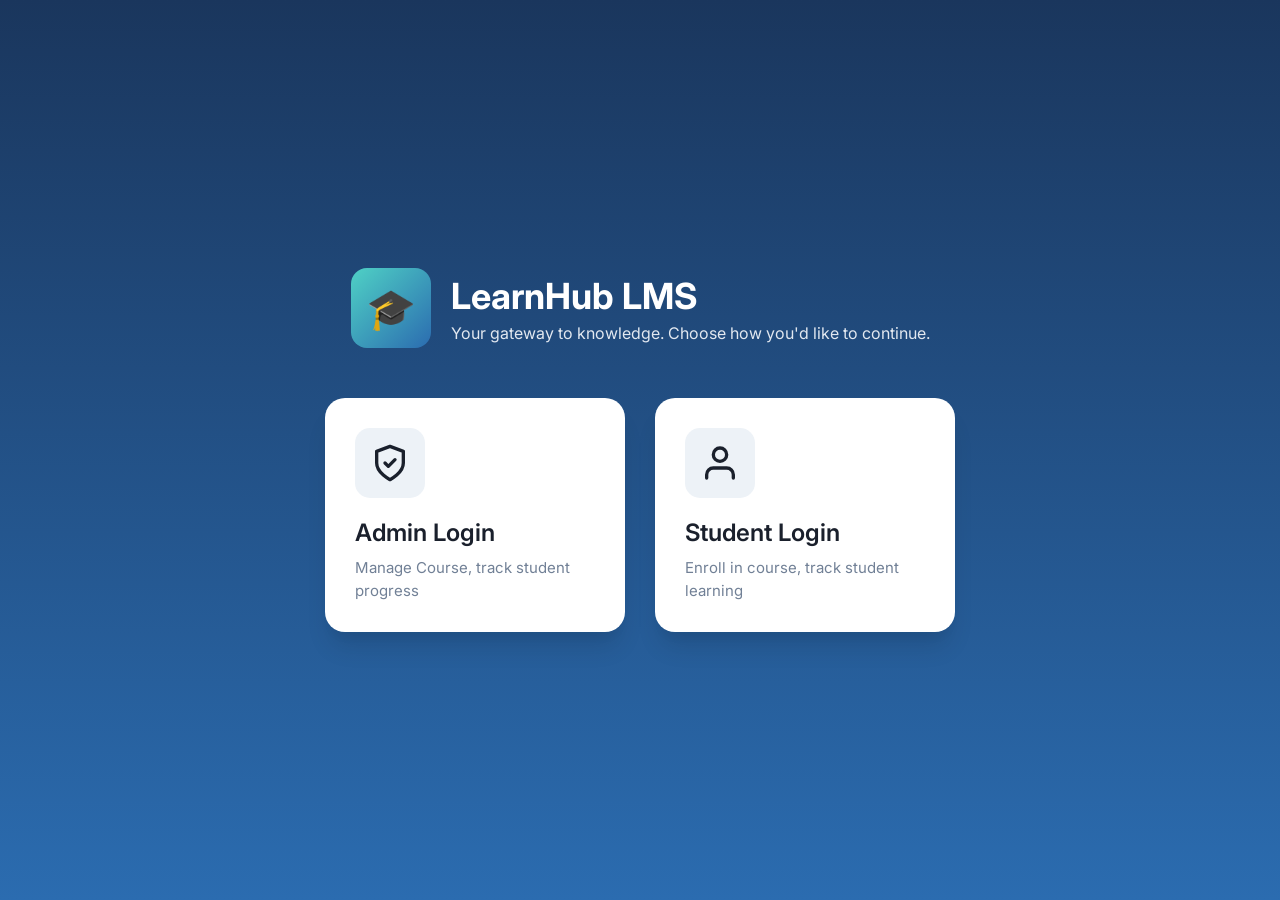
<file: target/classes/static/index.html>
<!DOCTYPE html>
<html lang="en">
<head>
    <meta charset="UTF-8">
    <meta name="viewport" content="width=device-width, initial-scale=1.0">
    <title>Welcome to LearnHub LMS</title>
    <link rel="stylesheet" href="css/main.css">
    <style>
        .welcome-header {
            text-align: left;
            display: flex;
            align-items: center;
            justify-content: center;
            gap: 20px;
            margin-bottom: 50px;
            color: white;
        }
        .welcome-logo {
            background: linear-gradient(135deg, #4FD1C5, #2B6CB0);
            border-radius: 16px;
            width: 80px;
            height: 80px;
            display: flex;
            align-items: center;
            justify-content: center;
            font-size: 40px;
        }
        .cards-container {
            display: flex;
            gap: 30px;
            justify-content: center;
            flex-wrap: wrap;
        }
        .portal-card {
            background: white;
            border-radius: 20px;
            padding: 30px;
            width: 300px;
            text-decoration: none;
            color: var(--text-main);
            transition: transform 0.2s, box-shadow 0.2s;
            box-shadow: var(--shadow-xl);
            display: block;
        }
        .portal-card:hover {
            transform: translateY(-5px);
            box-shadow: 0 25px 30px -5px rgba(0, 0, 0, 0.2);
        }
        .portal-icon {
            background: #EDF2F7;
            width: 70px;
            height: 70px;
            border-radius: 15px;
            display: flex;
            align-items: center;
            justify-content: center;
            margin-bottom: 20px;
        }
        .portal-icon svg {
            width: 40px;
            height: 40px;
        }
        .portal-card h2 {
            font-size: 24px;
            margin-bottom: 10px;
            font-weight: 600;
        }
        .portal-card p {
            color: var(--text-muted);
            font-size: 15px;
            line-height: 1.5;
        }
    </style>
</head>
<body style="display: flex; align-items: center; justify-content: center; min-height: 100vh;">
    
    <div>
        <div class="welcome-header">
            <div class="welcome-logo">🎓</div>
            <div>
                <h1 style="font-size: 36px; margin-bottom: 5px;">LearnHub LMS</h1>
                <p style="font-size: 16px; color: #E2E8F0;">Your gateway to knowledge. Choose how you'd like to continue.</p>
            </div>
        </div>

        <div class="cards-container">
            <a href="admin-login.html" class="portal-card">
                <div class="portal-icon">
                    <!-- Shield icon -->
                    <svg viewBox="0 0 24 24" fill="none" stroke="currentColor" stroke-width="2" stroke-linecap="round" stroke-linejoin="round">
                        <path d="M12 22s8-4 8-10V5l-8-3-8 3v7c0 6 8 10 8 10z"></path>
                        <polyline points="9 12 11 14 15 10"></polyline>
                    </svg>
                </div>
                <h2>Admin Login</h2>
                <p>Manage Course, track student progress</p>
            </a>

            <a href="student-login.html" class="portal-card">
                <div class="portal-icon">
                    <!-- User Outline icon -->
                    <svg viewBox="0 0 24 24" fill="none" stroke="currentColor" stroke-width="2" stroke-linecap="round" stroke-linejoin="round">
                        <path d="M20 21v-2a4 4 0 0 0-4-4H8a4 4 0 0 0-4 4v2"></path>
                        <circle cx="12" cy="7" r="4"></circle>
                    </svg>
                </div>
                <h2>Student Login</h2>
                <p>Enroll in course, track student learning</p>
            </a>
        </div>
    </div>

</body>
</html>
</file>
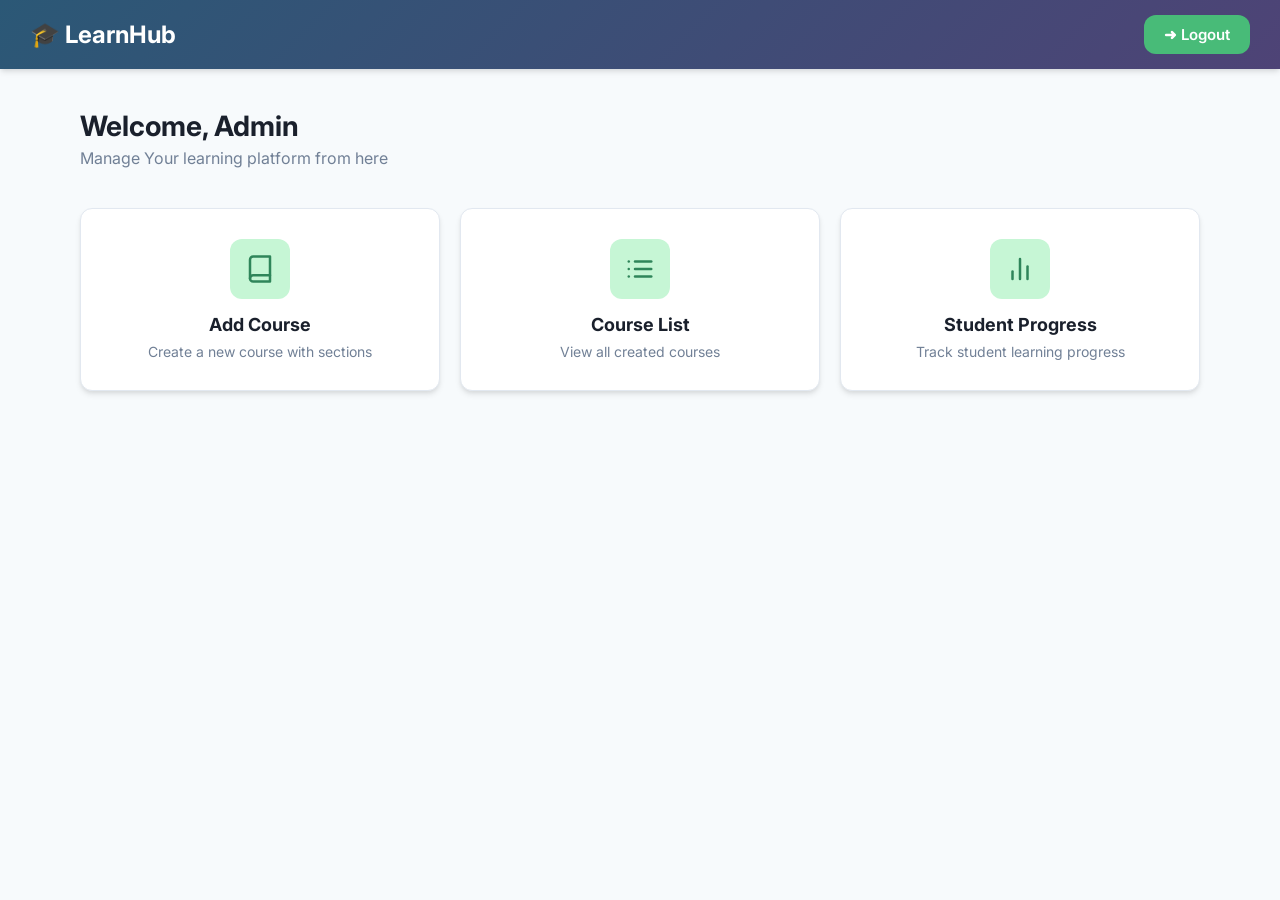
<file: target/classes/static/admin-dashboard.html>
<!DOCTYPE html>
<html lang="en">
<head>
    <meta charset="UTF-8">
    <meta name="viewport" content="width=device-width, initial-scale=1.0">
    <title>Admin Dashboard - LearnHub</title>
    <link rel="stylesheet" href="css/main.css">
    <link rel="stylesheet" href="css/dashboard.css">
    <link rel="stylesheet" href="css/course.css">
    <style>
        .form-white-card {
            background: #fff;
            border-radius: 8px;
            padding: 40px;
            box-shadow: 0 4px 6px rgba(0,0,0,0.1);
        }
        .form-label {
            display: block;
            font-size: 16px;
            margin-bottom: 8px;
            color: #1A202C;
        }
        .form-input {
            width: 100%;
            padding: 12px;
            border: 1px solid #CBD5E0;
            border-radius: 6px;
            font-size: 15px;
            margin-bottom: 5px;
        }
        .form-hint {
            font-size: 13px;
            color: #718096;
            margin-bottom: 20px;
            display: block;
        }
        .section-header {
            display: flex;
            justify-content: space-between;
            align-items: center;
            font-size: 18px;
            margin-top: 30px;
            margin-bottom: 15px;
            color: #1A202C;
        }
        .btn-outline {
            border: 1px solid #CBD5E0;
            background: #fff;
            padding: 6px 15px;
            border-radius: 20px;
            font-size: 13px;
            cursor: pointer;
            display: flex;
            align-items: center;
            gap: 5px;
            font-weight: 500;
            color: #4A5568;
            box-shadow: 0 1px 2px rgba(0,0,0,0.05);
        }
        .btn-save-large {
            width: 100%;
            background: #2F855A;
            color: white;
            padding: 15px;
            border-radius: 8px;
            font-size: 18px;
            font-weight: 500;
            border: none;
            cursor: pointer;
            margin-top: 40px;
            display: flex;
            justify-content: center;
            align-items: center;
            gap: 10px;
        }
        .grouped-box {
            border: 1px solid #CBD5E0;
            border-radius: 8px;
            padding: 20px;
            margin-bottom: 20px;
        }
        .custom-file-upload {
            border: 1px solid #CBD5E0;
            display: inline-block;
            padding: 10px 15px;
            cursor: pointer;
            border-radius: 6px;
            width: 100%;
            color: #A0AEC0;
            font-size: 14px;
            display: flex;
            align-items: center;
            gap: 10px;
        }
        input[type="file"] {
            display: none;
        }
        
        .question-grid {
            display: grid;
            grid-template-columns: 1fr 1fr;
            gap: 15px;
            margin-top: 20px;
        }
        .option-wrap {
            display: flex;
            align-items: center;
            gap: 10px;
        }
        
        /* Table overrides for image 25 */
        .student-table {
            width: 100%;
            border-collapse: collapse;
            background: white;
            box-shadow: var(--shadow-sm);
        }
        .student-table th {
            background: #E2E8F0;
            padding: 15px;
            text-align: left;
            font-weight: 600;
            color: #1A202C;
            font-size: 14px;
        }
        .student-table td {
            padding: 15px;
            border-bottom: 1px solid #E2E8F0;
            font-size: 16px;
            color: #1A202C;
        }
        .student-table tr:last-child td {
            border-bottom: none;
        }
        .student-table td:first-child {
            color: #3182CE;
        }
        
        .badge-status {
            padding: 6px 12px;
            border-radius: 12px;
            font-size: 14px;
            font-weight: 500;
            display: inline-block;
        }
        .badge-completed { background: #C6F6D5; color: #276749; }
        .badge-progress { background: #FEEBC8; color: #C05621; }
        .badge-enrolled { background: #EDF2F7; color: #718096; }
        
        .chev-right {
            color: #A0AEC0;
            float: right;
            font-size: 18px;
            font-weight: bold;
        }
        
        .btn-remove {
            background: none;
            border: none;
            color: #E53E3E;
            font-size: 20px;
            font-weight: bold;
            cursor: pointer;
            float: right;
            line-height: 1;
            padding: 0 5px;
        }
        .btn-remove:hover {
            color: #C53030;
        }
    </style>
</head>
<body class="dashboard-container">
    
    <div class="topbar" id="mainTopbar">
        <div class="topbar-brand">
            🎓 LearnHub
        </div>
        <button class="btn-logout" onclick="window.location.href='index.html'">
            ➜ Logout
        </button>
    </div>

    <div class="viewer-topbar" id="subViewTopbar" style="display:none; justify-content: space-between;">
        <div style="display:flex; align-items:center; gap:15px;">
            <button class="back-btn" onclick="window.history.back()">&larr;</button>
            <span id="subViewTitle">View Name</span>
        </div>
        <div id="subViewActions" style="display:none; gap:10px;">
            <!-- Buttons dynamically populated -->
        </div>
    </div>

    <div class="main-content">
        <div id="notification" class="notification">Action successful</div>

        <!-- Dashboard Home Grid -->
        <div id="homeView">
            <div style="margin-bottom: 40px;">
                <h1 style="font-size: 28px; margin-bottom: 5px; color:#1A202C;">Welcome, Admin</h1>
                <p style="color: var(--text-muted); font-size: 16px;">Manage Your learning platform from here</p>
            </div>

            <div class="grid-cards" style="margin-bottom: 40px;">
                <div class="dashboard-card" onclick="showTab('add-course', 'Add New Course')">
                    <div class="card-icon" style="background:#C6F6D5; color:#2F855A;">
                        <svg viewBox="0 0 24 24" fill="none" stroke="currentColor" stroke-width="2" stroke-linecap="round" stroke-linejoin="round" width="30"><path d="M4 19.5A2.5 2.5 0 0 1 6.5 17H20"></path><path d="M6.5 2H20v20H6.5A2.5 2.5 0 0 1 4 19.5v-15A2.5 2.5 0 0 1 6.5 2z"></path></svg>
                    </div>
                    <h3>Add Course</h3>
                    <p>Create a new course with sections</p>
                </div>
                
                <div class="dashboard-card" onclick="showTab('course-list', 'Course List')">
                    <div class="card-icon" style="background:#C6F6D5; color:#2F855A;">
                        <svg viewBox="0 0 24 24" fill="none" stroke="currentColor" stroke-width="2" stroke-linecap="round" stroke-linejoin="round" width="30"><line x1="8" y1="6" x2="21" y2="6"></line><line x1="8" y1="12" x2="21" y2="12"></line><line x1="8" y1="18" x2="21" y2="18"></line><line x1="3" y1="6" x2="3.01" y2="6"></line><line x1="3" y1="12" x2="3.01" y2="12"></line><line x1="3" y1="18" x2="3.01" y2="18"></line></svg>
                    </div>
                    <h3>Course List</h3>
                    <p>View all created courses</p>
                </div>
                
                <div class="dashboard-card" onclick="showTab('student-progress', 'Student Progress')">
                    <div class="card-icon" style="background:#C6F6D5; color:#2F855A;">
                        <svg viewBox="0 0 24 24" fill="none" stroke="currentColor" stroke-width="2" stroke-linecap="round" stroke-linejoin="round" width="30"><line x1="18" y1="20" x2="18" y2="10"></line><line x1="12" y1="20" x2="12" y2="4"></line><line x1="6" y1="20" x2="6" y2="14"></line></svg>
                    </div>
                    <h3>Student Progress</h3>
                    <p>Track student learning progress</p>
                </div>
            </div>
        </div>

        <!-- Course List Section (Image 24) -->
        <div id="course-list" class="tab-content" style="display: none; max-width: 800px; margin: 0 auto;">
            <div style="display: flex; justify-content: flex-end; margin-bottom: 20px;">
                <div class="search-wrapper">
                    <input type="text" id="adminCourseSearch" class="search-bar" placeholder="Search" onkeyup="searchAdminCourses(event)">
                    <div class="search-icon">
                        <svg viewBox="0 0 24 24" fill="none" stroke="currentColor" stroke-width="2" stroke-linecap="round" stroke-linejoin="round"><circle cx="11" cy="11" r="8"></circle><line x1="21" y1="21" x2="16.65" y2="16.65"></line></svg>
                    </div>
                </div>
            </div>

            <div id="emptyCourseState" style="display:none; text-align: center; margin-top: 100px;">
                <h2 style="font-size:24px; margin-bottom:10px;">No courses Available</h2>
                <p style="color:var(--text-muted); font-size:18px; margin-bottom:30px;">Add your first course to get started.</p>
                <button class="btn-primary" style="background:#1C7C6D; max-width: 400px;" onclick="showTab('add-course', 'Add New Course')">Add Course</button>
            </div>
            
            <div id="courseListTableContainer"></div>
        </div>

        <!-- Course Details Viewer Section (Image 22) -->
        <div id="course-details-view" class="tab-content" style="display: none; max-width: 900px; margin: 0 auto; background: #fff; padding:40px; border-radius: 8px; border:1px solid #CBD5E0;">
            <h1 id="cdTitle" style="font-size: 28px; margin-bottom: 10px;">Software Testing</h1>
            <p id="cdDesc" style="color:#4A5568; font-size: 15px; margin-bottom: 25px; line-height:1.5;">Description placeholder</p>
            
            <div style="display:flex; gap:30px; font-weight: 500; font-size:16px; margin-bottom:30px;">
                <span id="cdTime"><svg width="18" height="18" viewBox="0 0 24 24" fill="none" stroke="currentColor" stroke-width="2" style="vertical-align:-3px; margin-right:5px;"><circle cx="12" cy="12" r="10"/><polyline points="12 6 12 12 16 14"/></svg> 30h</span>
                <span id="cdSecs">3 sections</span>
                <span id="cdAsses">3 assessments questions</span>
            </div>

            <h3 style="font-size:22px; margin-bottom:20px;">Course Sections</h3>
            <div id="cdSectionsList" style="margin-bottom:40px;"></div>

            <h3 style="font-size:22px; margin-bottom:20px;">Assessment Questions</h3>
            <div id="cdAssessmentsList"></div>
        </div>

        <!-- Add / Edit Course Section (Image 21 & 23) -->
        <div id="add-course" class="tab-content" style="display: none; max-width: 800px; margin: 0 auto;">
            <div class="form-white-card">
                
                <label class="form-label">Course Title</label>
                <input type="text" id="courseName" class="form-input" placeholder="e.g. Web Development">

                <label class="form-label" style="margin-top:20px;">Description</label>
                <input type="text" id="courseDesc" class="form-input" placeholder="Course description...">
                <span class="form-hint">Accepts alphabets and special characters: . , ' " : ;</span>

                <label class="form-label">Duration(hours)</label>
                <input type="number" id="courseDuration" class="form-input" placeholder="e.g. 40">

                <!-- Sections -->
                <div class="section-header">
                    Sections
                    <button class="btn-outline" onclick="addSectionUi()">
                        <svg width="14" height="14" viewBox="0 0 24 24" fill="none" stroke="currentColor" stroke-width="2"><line x1="12" y1="5" x2="12" y2="19"></line><line x1="5" y1="12" x2="19" y2="12"></line></svg>
                        Add Section
                    </button>
                </div>
                
                <div id="sectionsContainer">
                    <div class="grouped-box">
                        <label class="form-label">Section 1</label>
                        <input type="text" class="form-input secNameUI" placeholder="Section title">
                        
                        <label class="form-label" style="margin-top:15px;">Upload PPT(optional)</label>
                        <label class="custom-file-upload">
                            <svg width="18" height="18" viewBox="0 0 24 24" fill="none" stroke="currentColor" stroke-width="2"><path d="M21 15v4a2 2 0 0 1-2 2H5a2 2 0 0 1-2-2v-4"></path><polyline points="17 8 12 3 7 8"></polyline><line x1="12" y1="3" x2="12" y2="15"></line></svg>
                            Choose PPT file
                            <input type="file" class="secPPTUI">
                        </label>
                    </div>
                </div>

                <!-- Assessments -->
                <div class="section-header">
                    Assessment
                    <button class="btn-outline" onclick="addQuestionUi()">
                        <svg width="14" height="14" viewBox="0 0 24 24" fill="none" stroke="currentColor" stroke-width="2"><line x1="12" y1="5" x2="12" y2="19"></line><line x1="5" y1="12" x2="19" y2="12"></line></svg>
                        Add Question
                    </button>
                </div>

                <div id="questionsContainer">
                    <div class="grouped-box qBoxWrapper">
                        <label class="form-label">Question 1</label>
                        <input type="text" class="form-input qTitleUI" placeholder="Enter question 1">
                        
                        <div class="question-grid">
                            <div class="option-wrap">
                                <input type="radio" name="q1ans" value="A">
                                <input type="text" class="form-input qOptA" placeholder="Option 1" style="margin:0;">
                            </div>
                            <div class="option-wrap">
                                <input type="radio" name="q1ans" value="B">
                                <input type="text" class="form-input qOptB" placeholder="Option 2" style="margin:0;">
                            </div>
                            <div class="option-wrap">
                                <input type="radio" name="q1ans" value="C">
                                <input type="text" class="form-input qOptC" placeholder="Option 3" style="margin:0;">
                            </div>
                            <div class="option-wrap">
                                <input type="radio" name="q1ans" value="D">
                                <input type="text" class="form-input qOptD" placeholder="Option 4" style="margin:0;">
                            </div>
                        </div>
                        <span class="form-hint" style="margin-top:10px;">Select the radio button next to the correct answer</span>
                    </div>
                </div>

                <button class="btn-save-large" onclick="saveCourseUi()">
                    <svg width="24" height="24" viewBox="0 0 24 24" fill="none" stroke="currentColor" stroke-width="2"><path d="M19 21H5a2 2 0 0 1-2-2V5a2 2 0 0 1 2-2h11l5 5v11a2 2 0 0 1-2 2z"></path><polyline points="17 21 17 13 7 13 7 21"></polyline><polyline points="7 3 7 8 15 8"></polyline></svg>
                    Save Course
                </button>
            </div>
        </div>

        <!-- Student Progress Section (Image 25) -->
        <div id="student-progress" class="tab-content" style="display: none; max-width: 1000px; margin: 0 auto; background: white;">
            <p class="empty-state" id="emptyStudentState" style="display:none;">No data available.</p>
            <table class="student-table" id="studentTable">
                <thead>
                    <tr>
                        <th>STUDENT NAME</th>
                        <th>COURSE</th>
                        <th>COMPLETION %</th>
                        <th>STATUS</th>
                    </tr>
                </thead>
                <tbody id="studentTableBody">
                    <!-- Javascript populates -->
                </tbody>
            </table>
        </div>
        
        <!-- Individual Student Progress Viewer Section -->
        <div id="student-details-view" class="tab-content" style="display: none; max-width: 800px; margin: 0 auto;">
             <div style="border: 1px solid var(--border-color); border-radius: 8px; background: white; padding: 20px 0; box-shadow: var(--shadow-sm);">
                <div style="padding: 0 20px;">
                    <div style="display:flex; justify-content:space-between; margin-bottom:5px;">
                        <h3 id="pgCourseName" style="font-size: 18px;">Software Testing</h3>
                        <span id="pgPercent" style="color: #2B6CB0; font-weight:500;">100% Completed</span>
                    </div>
                    <div style="font-size:14px; color:#718096; margin-bottom:15px;" id="pgDates"></div>
                    <div class="progress-track" style="margin-bottom: 20px;">
                         <div class="progress-fill" id="pgBar" style="width: 100%;"></div>
                    </div>
                </div>
                
                <div style="border-top: 1px solid var(--border-color); padding: 15px 20px; display:flex; align-items:center; gap:10px;">
                     <svg width="24" height="24" viewBox="0 0 24 24" fill="black" stroke="none"><circle cx="12" cy="12" r="10"/><path stroke="white" stroke-width="2" fill="none" d="M8 12.5l3 3 5-6"/></svg>
                     <span id="pgTask1" style="font-size:16px;">Software Testing</span>
                </div>
                <div style="border-top: 1px solid var(--border-color); padding: 15px 20px;">
                     <div style="display:flex; align-items:center; gap:10px; cursor: pointer;" onclick="toggleAssessmentDetails()">
                         <svg width="24" height="24" viewBox="0 0 24 24" fill="black" stroke="none"><circle cx="12" cy="12" r="10"/><path stroke="white" stroke-width="2" fill="none" d="M8 12.5l3 3 5-6"/></svg>
                         <span id="pgTask2" style="font-size:16px;">Assessment - <span id="pgAssesStatus" style="color:black;">Passed(92%)</span></span>
                     </div>
                     <div id="pgAssessmentDetails" style="display: none; padding-top: 20px;">
                        <!-- JS populated detailed assessment view -->
                     </div>
                </div>
             </div>
        </div>

    </div>

    <!-- Custom Modal Overlay -->
    <div id="customModal" style="display:none; position:fixed; top:0; left:0; width:100%; height:100%; background:rgba(0,0,0,0.5); z-index:1000; align-items:center; justify-content:center;">
        <div style="background:#808080; padding:40px; border-radius:12px; width:500px; text-align:center; color:white; box-shadow: 0 10px 25px rgba(0,0,0,0.3);">
            <h2 id="customModalBody" style="font-weight: 500; font-size:20px; line-height:1.5; color:#000;">
                Are you sure you want to delete<br>"Software testing"?
            </h2>
            <div style="display:flex; justify-content:center; gap:30px; margin-top:40px;">
                <button class="btn-primary" style="background:#E2E8F0; color:#2B6CB0; width:100px; font-weight:600; padding:10px; border:none; border-radius:6px;" onclick="closeModal()">Cancel</button>
                <button class="btn-primary" style="background:#E2E8F0; color:#2B6CB0; width:100px; font-weight:600; padding:10px; border:none; border-radius:6px;" id="customModalConfirmBtn">Ok</button>
            </div>
        </div>
    </div>

    <script src="js/admin.js"></script>
</body>
</html>
</file>
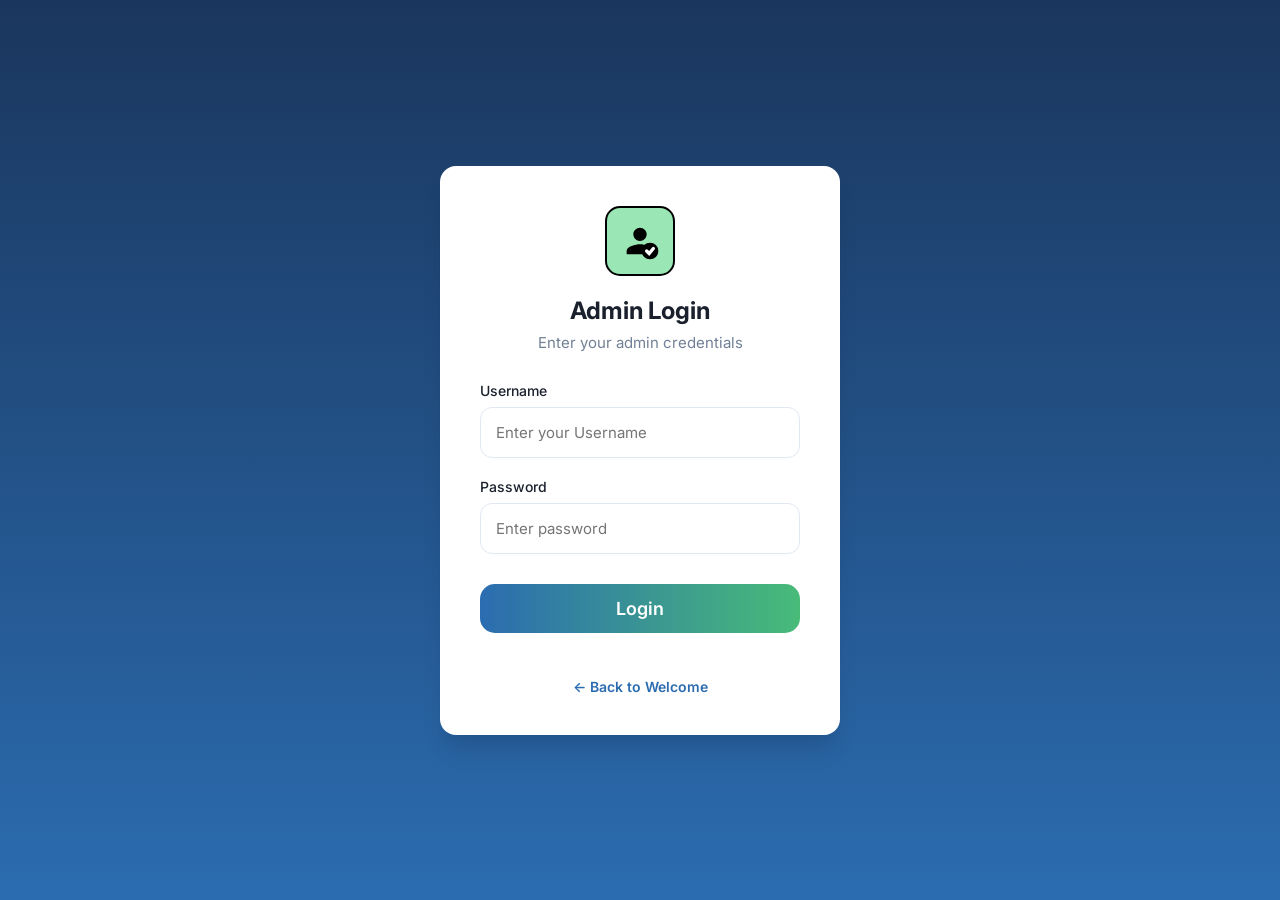
<file: target/classes/static/admin-login.html>
<!DOCTYPE html>
<html lang="en">
<head>
    <meta charset="UTF-8">
    <meta name="viewport" content="width=device-width, initial-scale=1.0">
    <title>Admin Login - LearnHub</title>
    <link rel="stylesheet" href="css/main.css">
    <style>
        .auth-card {
            max-width: 400px;
            padding: 40px;
        }
        .auth-icon-square {
            background: #9AE6B4;
            width: 70px;
            height: 70px;
            border-radius: 15px;
            margin: 0 auto 20px;
            display: flex;
            align-items: center;
            justify-content: center;
            border: 2px solid #000;
        }
        .auth-icon-square svg {
            width: 40px;
            height: 40px;
            color: #000;
        }
        .input-group input {
            background: #fff;
            border-radius: 12px;
            padding: 15px;
        }
        .btn-gradient {
            background: linear-gradient(to right, #2B6CB0, #48BB78);
            border-radius: 15px;
            font-size: 18px;
            margin-top: 10px;
        }
    </style>
</head>
<body>
    <div class="auth-container">
        <div class="auth-card">
            
            <div class="auth-icon-square">
                <!-- User with Checkmark Icon -->
                <svg viewBox="0 0 24 24" fill="currentColor" stroke="none">
                    <path d="M12 12c2.21 0 4-1.79 4-4s-1.79-4-4-4-4 1.79-4 4 1.79 4 4 4zm0 2c-2.67 0-8 1.34-8 4v2h16v-2c0-2.66-5.33-4-8-4z"/>
                    <!-- Checkmark Badge on top right -->
                    <circle cx="18" cy="18" r="5" fill="#000"/>
                    <path d="M16 18l1.5 1.5 2.5-3" stroke="white" stroke-width="2" fill="none" stroke-linecap="round"/>
                </svg>
            </div>
            
            <h2>Admin Login</h2>
            <p class="subtitle" style="margin-bottom:30px;">Enter your admin credentials</p>
            
            <form id="adminLoginForm">
                <div class="input-group">
                    <label>Username</label>
                    <input type="text" id="username" placeholder="Enter your Username" required>
                </div>
                <div class="input-group" style="margin-bottom:20px;">
                    <label>Password</label>
                    <input type="password" id="password" placeholder="Enter password" required>
                </div>
                
                <!-- Explicitly EXCLUDING the Forgot Password? link as per textual USER requirements -->
                
                <button type="submit" class="btn-primary btn-gradient">Login</button>
            </form>
            
            <div class="auth-card-footer" style="margin-top: 25px;">
                <a href="index.html" class="back-link">&larr; Back to Welcome</a>
            </div>
        </div>
    </div>
    
   <script>
const API_URL = window.location.port === '5500'
    ? 'http://localhost:8081/api'  // Local development with Live Server
    : '/api';  // Production (same server)

document.getElementById('adminLoginForm').addEventListener('submit', async function(e) {
    e.preventDefault();

    const email = document.getElementById('username').value;
    const password = document.getElementById('password').value;

    const res = await fetch(API_URL + '/auth/login', {
        method: 'POST',
        headers: { 'Content-Type': 'application/json' },
        body: JSON.stringify({ email, password })
    });

    if (!res.ok) {
        alert("Invalid Admin Credentials");
        return;
    }

    const data = await res.json();

    if (data.role !== 'ADMIN') {
        alert("Not an admin");
        return;
    }

    window.location.href = 'admin-dashboard.html';
});
</script>
</body>
</html>
</file>
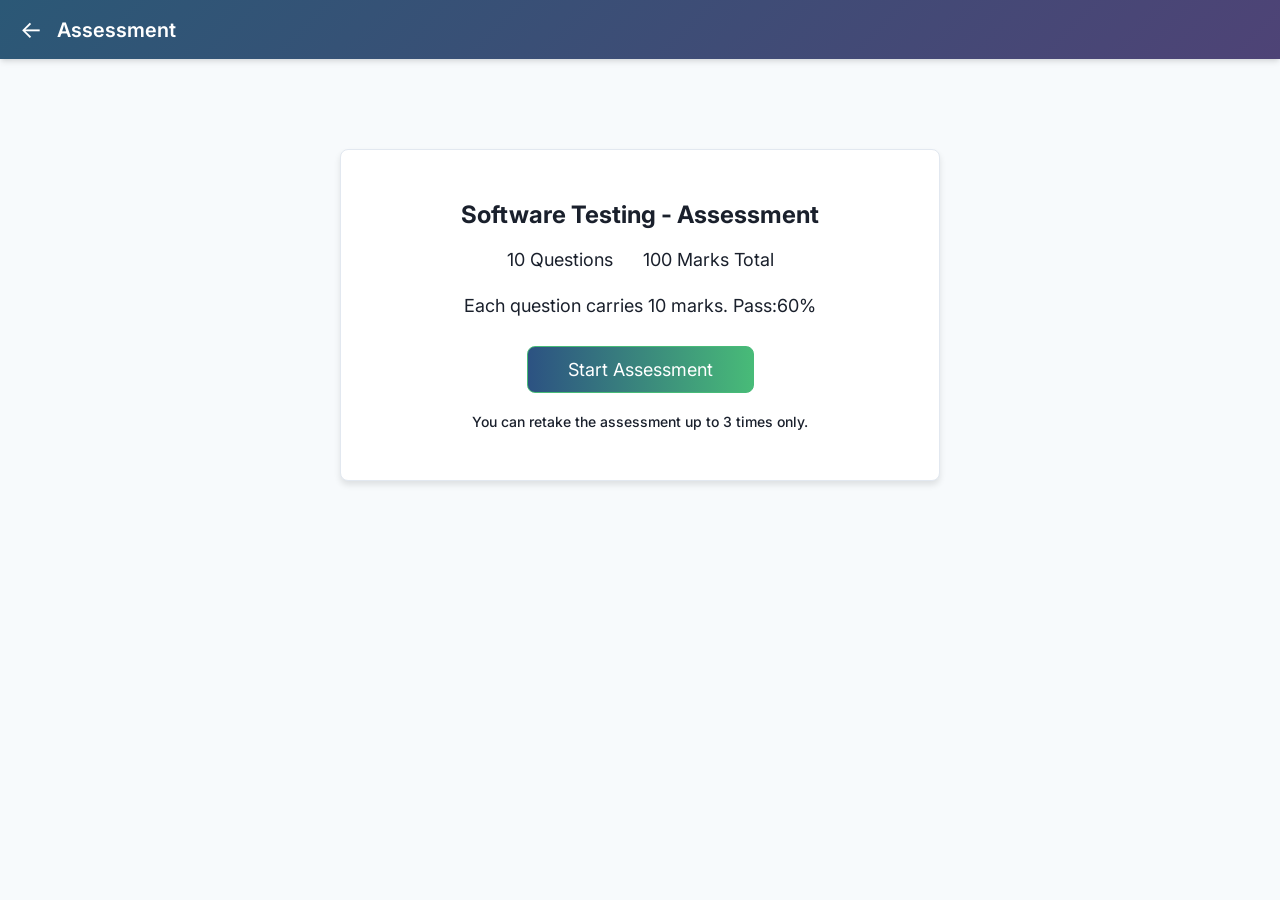
<file: target/classes/static/assessment.html>
<!DOCTYPE html>
<html lang="en">
<head>
    <meta charset="UTF-8">
    <meta name="viewport" content="width=device-width, initial-scale=1.0">
    <title>Assessment - LearnHub</title>
    <link rel="stylesheet" href="css/main.css">
    <link rel="stylesheet" href="css/course.css">
    <style>
        .assessment-intro-card {
            background: white;
            border-radius: 8px;
            padding: 50px 40px;
            text-align: center;
            box-shadow: 0 4px 6px rgba(0,0,0,0.1);
            border: 1px solid #E2E8F0;
            max-width: 600px;
            margin: 0 auto;
        }
        .assessment-intro-card h2 {
            font-size: 24px;
            font-weight: 700;
            margin-bottom: 20px;
        }
        .assessment-stats {
            display: flex;
            justify-content: center;
            gap: 30px;
            font-size: 18px;
            margin-bottom: 25px;
        }
        .assessment-pass-req {
            font-size: 18px;
            margin-bottom: 30px;
        }
        .start-btn {
            background: linear-gradient(to right, #2C5282, #48BB78);
            color: white;
            border: 1px solid #48BB78;
            padding: 12px 40px;
            border-radius: 8px;
            font-size: 18px;
            cursor: pointer;
            width: auto;
            display: inline-block;
            margin-bottom: 20px;
        }
        .assessment-footer-text {
            font-size: 14px;
            font-weight: 500;
        }
        
        /* Result Specific Styles */
        .result-icon {
            display: inline-flex;
            align-items: center;
            justify-content: center;
            width: 50px;
            height: 50px;
            border-radius: 50%;
            background: #000;
            color: white;
            font-size: 24px;
            margin-bottom: 20px;
        }
        .result-score {
            font-size: 20px;
            margin-bottom: 25px;
            font-weight: 500;
        }
        .text-green { color: #38A169 !important; }
        .text-red { color: #E53E3E !important; }
        
        .badge-info {
            background: #E2F0EA;
            color: #000;
            padding: 10px 30px;
            border-radius: 20px;
            display: inline-block;
            margin-bottom: 25px;
            font-weight: 500;
        }
        .badge-warning {
            background: #FCE788;
            color: #000;
            padding: 10px 30px;
            border-radius: 20px;
            display: inline-block;
            margin-bottom: 25px;
            font-weight: 500;
        }
        
        .btn-blue {
            background: #4C51BF;
            color: white;
            padding: 12px 30px;
            border-radius: 8px;
            border: none;
            font-size: 16px;
            cursor: pointer;
            width: auto;
        }
        .btn-blue:hover { background: #434190; }
        
        .btn-green-solid {
            background: #38A169;
            color: white;
            padding: 12px 30px;
            border-radius: 8px;
            border: 1px solid #2F855A;
            font-size: 16px;
            cursor: pointer;
            width: auto;
        }
    </style>
</head>
<body class="dashboard-container">
    
    <div class="viewer-topbar">
        <button class="back-btn" onclick="goBack()">&larr;</button>
        <span id="topbarTitle">Assessment</span>
    </div>

    <div class="main-content" style="max-width: 800px; margin-top: 50px;">
        
        <!-- Start Screen -->
        <div id="startScreen" class="assessment-intro-card">
            <h2>Software Testing - Assessment</h2>
            
            <div class="assessment-stats">
                <span>10 Questions</span>
                <span>100 Marks Total</span>
            </div>
            
            <p class="assessment-pass-req">Each question carries 10 marks. Pass:60%</p>
            
            <button class="start-btn" onclick="startAssessment()">Start Assessment</button>
            
            <p class="assessment-footer-text">You can retake the assessment up to 3 times only.</p>
        </div>

        <!-- Quiz Screen -->
        <div id="quizScreen" style="display: none;">
            <div style="display: flex; justify-content: space-between; align-items: center; margin-bottom: 20px;">
                <h2>Question <span id="qNum">1</span>/<span id="qTotal">1</span></h2>
                <div class="timer-box" id="timer">10:00</div>
            </div>

            <div class="question-box">
                <h3 id="questionText">Question goes here?</h3>
                
                <div id="optionsContainer">
                    <!-- Populated via JS -->
                </div>
            </div>

            <div style="text-align: right;">
                <button class="btn-primary" style="width: auto; background: var(--btn-danger); margin-right: 10px;" onclick="submitAssessment(false)">Submit Early</button>
                <button class="btn-primary" style="width: auto;" id="nextBtn" onclick="nextQuestion()">Next Question &rarr;</button>
            </div>
        </div>

        <!-- Result Screen -->
        <div id="resultScreen" class="assessment-intro-card" style="display: none; padding: 60px 40px;">
            <div id="resultIconWrapper"></div>
            <h2 id="resultTitle" style="font-size: 28px; margin-bottom: 20px;">Result</h2>
            
            <div class="result-score">Your Score: <span id="scoreVal">0%</span></div>
            
            <p id="resultSubtext" style="margin-bottom: 20px; font-size: 18px;"></p>
            
            <div id="resultBadgeWrapper" style="display: none;"></div>
            
            <div id="resultActions" style="margin-top: 10px;">
                <!-- Buttons injected dynamically -->
            </div>
        </div>

    </div>

    <script>
        const API_BASE = window.location.port === '5500'
            ? 'http://localhost:8081/api'  // Local development with Live Server
            : '/api';  // Production (same server)
        const urlParams = new URLSearchParams(window.location.search);
        const courseId = urlParams.get('courseId');
        const enrollmentId = urlParams.get('enrollmentId');
        let studentId = localStorage.getItem('userId');

        let courseData = null;
        let mockQuestions = [];
        let currentQ = 0;
        let userAnswers = {};
        let timeLeft = 600;
        let timerInterval;
        let totalAttemptsAllowed = 3;
        let currentAttempt = 0;

        async function init() {
            if (!courseId || !enrollmentId) return;
            try {
                const cRes = await fetch(`${API_BASE}/courses/${courseId}`);
                courseData = await cRes.json();
                mockQuestions = courseData.questions || [];
                
                const aRes = await fetch(`${API_BASE}/assessments/attempts/${enrollmentId}`);
                const attempts = await aRes.json();
                currentAttempt = attempts.length;
                
                document.querySelector('.assessment-intro-card h2').textContent = courseData.name + ' - Assessment';
                document.querySelector('.assessment-stats').innerHTML = `<span>${mockQuestions.length} Questions</span><span>100 Marks Total</span>`;
                
            } catch(e) { console.error(e); }
        }

        function goBack() {
             window.history.back();
        }

        function startAssessment() {
            if (currentAttempt >= totalAttemptsAllowed) {
                alert("Maximum attempts reached.");
                return;
            }
            if (mockQuestions.length === 0) {
                alert("No questions found for this course.");
                return;
            }
            // we will increase attempt immediately upon start in local var, real attempt created on submit
            currentAttempt++;
            document.getElementById('topbarTitle').textContent = 'Assessment';
            document.getElementById('startScreen').style.display = 'none';
            document.getElementById('resultScreen').style.display = 'none';
            document.getElementById('quizScreen').style.display = 'block';
            currentQ = 0;
            userAnswers = {};
            timeLeft = 600; 
            loadQuestion();
            
            timerInterval = setInterval(() => {
                timeLeft--;
                let m = Math.floor(timeLeft / 60);
                let s = timeLeft % 60;
                document.getElementById('timer').textContent = `${m}:${s < 10 ? '0'+s : s}`;
                
                if (timeLeft <= 0) {
                    clearInterval(timerInterval);
                    submitAssessment(true);
                }
            }, 1000);
        }

        function loadQuestion() {
            const q = mockQuestions[currentQ];
            document.getElementById('qNum').textContent = currentQ + 1;
            document.getElementById('qTotal').textContent = mockQuestions.length;
            document.getElementById('questionText').textContent = q.questionText;
            
            const optsContainer = document.getElementById('optionsContainer');
            optsContainer.innerHTML = '';
            
            ['A', 'B', 'C', 'D'].forEach(key => {
                const optText = q['option' + key];
                if (!optText) return;
                const btn = document.createElement('button');
                btn.className = `option-btn ${userAnswers[currentQ] === key ? 'selected' : ''}`;
                btn.textContent = `${key}. ${optText}`;
                btn.onclick = () => selectOption(key, btn);
                optsContainer.appendChild(btn);
            });

            const nextBtn = document.getElementById('nextBtn');
            if (currentQ === mockQuestions.length - 1) {
                nextBtn.textContent = 'Submit Assessment ✓';
                nextBtn.style.background = 'var(--btn-green)';
            } else {
                nextBtn.innerHTML = 'Next Question &rarr;';
                nextBtn.style.background = 'var(--btn-gradient)';
            }
        }

        function selectOption(key, btnElement) {
            userAnswers[currentQ] = key;
            document.querySelectorAll('.option-btn').forEach(b => b.classList.remove('selected'));
            btnElement.classList.add('selected');
        }

        function nextQuestion() {
            if (currentQ < mockQuestions.length - 1) {
                currentQ++;
                loadQuestion();
            } else {
                submitAssessment(false);
            }
        }

        async function submitAssessment(isTimeout) {
            clearInterval(timerInterval);
            
            try {
                const res = await fetch(`${API_BASE}/assessments/submit`, {
                    method: 'POST',
                    headers: {'Content-Type': 'application/json'},
                    body: JSON.stringify({
                        studentId: studentId,
                        courseId: courseId,
                        answers: userAnswers
                    })
                });
                const result = await res.json();

                document.getElementById('quizScreen').style.display = 'none';
                document.getElementById('resultScreen').style.display = 'block';
                document.getElementById('topbarTitle').textContent = 'Assessment Result';
                
                renderResult(result.scorePercentage, result.passed);
            } catch(e) {
                 alert("Failed to submit assessment.");
            }
        }

        function renderResult(score, passed) {
            const resultIconWrapper = document.getElementById('resultIconWrapper');
            const resultTitle = document.getElementById('resultTitle');
            const scoreVal = document.getElementById('scoreVal');
            const resultSubtext = document.getElementById('resultSubtext');
            const resultBadgeWrapper = document.getElementById('resultBadgeWrapper');
            const resultActions = document.getElementById('resultActions');

            resultBadgeWrapper.style.display = 'none';
            resultBadgeWrapper.innerHTML = '';
            resultActions.innerHTML = '';

            scoreVal.textContent = `${score}%`;

            if (passed) {
                resultIconWrapper.innerHTML = '';
                resultTitle.textContent = 'Congratulations!';
                scoreVal.className = 'text-green';
                resultSubtext.textContent = 'Course completed successfully';
                
                resultActions.innerHTML = `<button class="btn-green-solid" onclick="window.location.href='student-dashboard.html'">View Completed Courses</button>`;
            } else {
                scoreVal.className = 'text-red';
                let attemptsLeft = totalAttemptsAllowed - currentAttempt;

                if (attemptsLeft > 0) {
                    resultIconWrapper.innerHTML = `
                        <div class="result-icon">
                            <svg viewBox="0 0 24 24" width="24" height="24" stroke="currentColor" stroke-width="2" fill="none" stroke-linecap="round" stroke-linejoin="round"><line x1="18" y1="6" x2="6" y2="18"></line><line x1="6" y1="6" x2="18" y2="18"></line></svg>
                        </div>
                    `;
                    resultTitle.textContent = 'Try Again';
                    resultSubtext.textContent = 'You need 60% to pass. You can retake the assessment.';
                    
                    resultBadgeWrapper.style.display = 'block';
                    if (attemptsLeft === 1) {
                         resultBadgeWrapper.innerHTML = `<div class="badge-warning">This is your last attempt.</div>`;
                    } else {
                         resultBadgeWrapper.innerHTML = `<div class="badge-info">Attempts Left : ${attemptsLeft} out of ${totalAttemptsAllowed}</div>`;
                    }
                    
                    resultActions.innerHTML = `<button class="btn-blue" onclick="startAssessment()">Retake Assessment</button>`;
                } else {
                    resultIconWrapper.innerHTML = `
                        <div class="result-icon">
                            <svg viewBox="0 0 24 24" width="20" height="20" stroke="currentColor" stroke-width="2" fill="none" stroke-linecap="round" stroke-linejoin="round"><rect x="3" y="11" width="18" height="11" rx="2" ry="2"></rect><path d="M7 11V7a5 5 0 0 1 10 0v4"></path></svg>
                        </div>
                    `;
                    resultTitle.textContent = 'Maximum Attempts Reached';
                    resultSubtext.innerHTML = 'You have reached the maximum limit of 3 attempts.<br>Retake option is no longer available.';
                }
            }
        }
        
        init();
    </script>
</body>
</html>
</file>
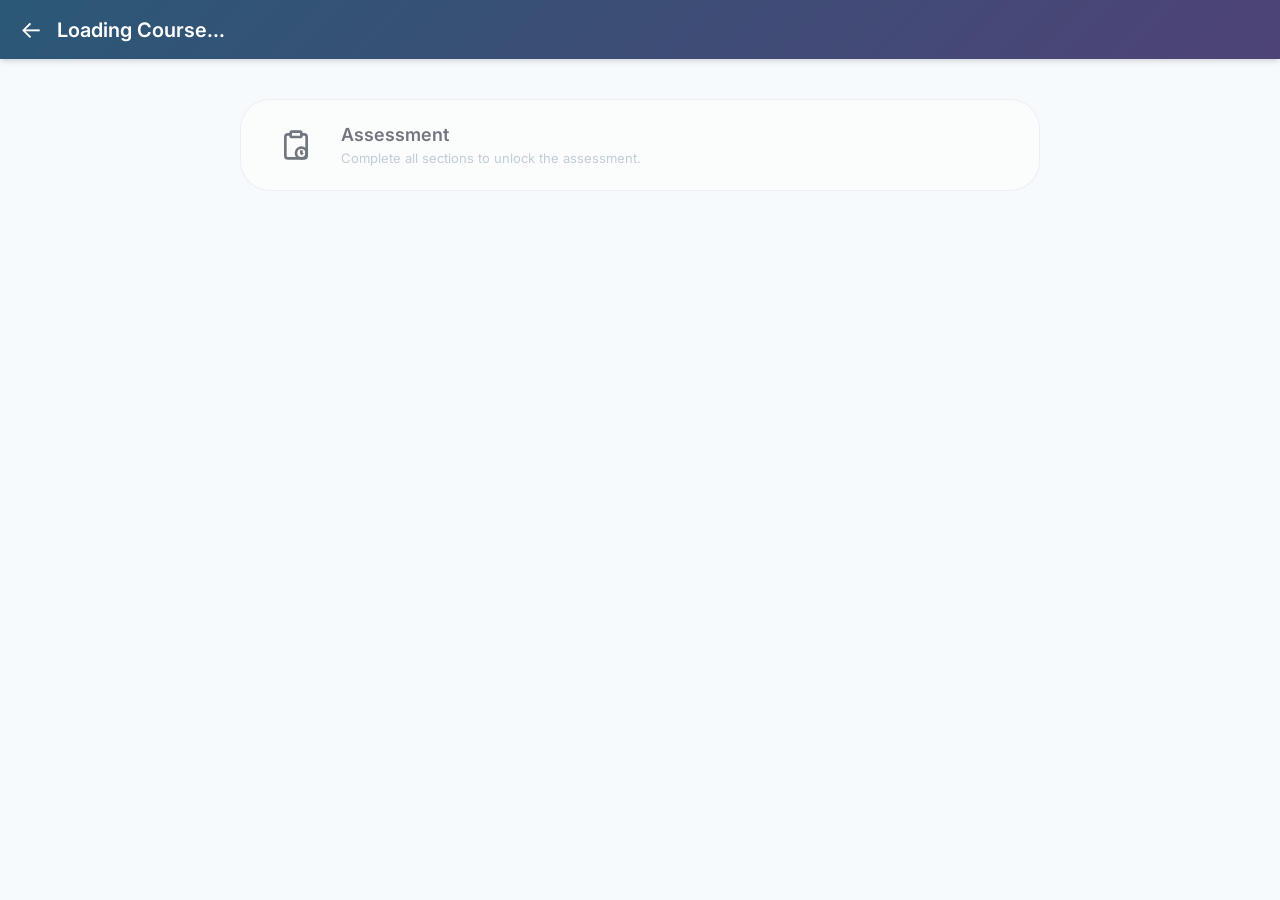
<file: target/classes/static/course-viewer.html>
<!DOCTYPE html>
<html lang="en">
<head>
    <meta charset="UTF-8">
    <meta name="viewport" content="width=device-width, initial-scale=1.0">
    <title>Course Viewer - LearnHub</title>
    <link rel="stylesheet" href="css/main.css">
    <link rel="stylesheet" href="css/course.css">
</head>
<body class="dashboard-container">
    
    <div class="viewer-topbar">
        <button class="back-btn" onclick="window.history.back()">&larr;</button>
        <span id="courseTitle">Loading Course...</span>
    </div>

    <!-- Section List View -->
    <div id="sectionListView" class="section-list">
        <div id="sectionContainer">
            <!-- Populated via JS -->
        </div>

        <div id="assessmentSection" class="section-item locked" onclick="startAssessment()">
            <div class="play-icon" style="border:none; width:50px; height:50px; display:flex; align-items:center; justify-content:center;">
                <svg width="32" height="32" viewBox="0 0 24 24" fill="none" stroke="currentColor" stroke-width="2"><path d="M16 4h2a2 2 0 0 1 2 2v14a2 2 0 0 1-2 2H6a2 2 0 0 1-2-2V6a2 2 0 0 1 2-2h2"></path><rect x="8" y="2" width="8" height="4" rx="1" ry="1"></rect><circle cx="16" cy="18" r="4"></circle><path d="M16 16v2l1 1"></path></svg>
            </div>
            <div class="details">
                <h4 style="font-size:18px;">Assessment</h4>
                <p id="assessmentSub" style="margin-top:5px; color:#A0AEC0;">Complete all sections to unlock the assessment.</p>
            </div>
        </div>
    </div>

    <!-- Single Section/PPT Viewer -->
    <div id="pptPlayerView" style="display:none;">
        <div class="ppt-viewer" style="padding:0; position:relative; overflow:hidden; border-radius: 12px; background: #E2E8F0;">
            <embed id="pdfEmbed" src="" type="application/pdf" style="width:100%; height:600px; border:none;" />
            <div style="position:absolute; bottom:20px; left:20px; z-index: 10;">
                <span id="timerDisplay" style="background:#EBF8FF; color:#3182CE; padding:5px 10px; border-radius:20px; font-weight:bold; font-size:14px; box-shadow: 0 2px 4px rgba(0,0,0,0.2);">Required Time: 5:00</span>
            </div>
        </div>
        <div style="text-align: center; margin-top: 30px; display: flex; justify-content: center; gap: 15px;">
             <button class="btn-primary" style="width: auto; background: var(--btn-gradient);" onclick="prevSlide()">Previous Section</button>
             <button class="btn-primary" style="width: auto; background: var(--btn-danger);" onclick="exitPlayer()">Return to Sections</button>
             <button class="btn-primary" style="width: auto; background: var(--btn-gradient);" onclick="nextSlide(true)">Next Section</button>
        </div>
    </div>

    <script>
        const API_BASE = window.location.port === '5500'
            ? 'http://localhost:8081/api'  // Local development with Live Server
            : '/api';  // Production (same server)
        const urlParams = new URLSearchParams(window.location.search);
        const courseId = urlParams.get('courseId');
        const enrollmentId = urlParams.get('enrollmentId');

        let courseData = null;
        let progressData = [];
        let currentActiveSectionIdx = 0; 
        
        let slideInterval;
        let timeLeft = 0;
        let playingIdx = 0;
        let currentSectionId = null;

        async function init() {
            if (!courseId || !enrollmentId) {
                alert("Missing parameters");
                return;
            }
            
            try {
                // Fetch course details
                const cRes = await fetch(`${API_BASE}/courses/${courseId}`);
                courseData = await cRes.json();
                document.getElementById('courseTitle').textContent = courseData.name;
                
                // Fetch progress
                const pRes = await fetch(`${API_BASE}/enrollments/${enrollmentId}/progress`);
                progressData = await pRes.json();
                
                // Sort sections by order
                if (courseData.sections) {
                    courseData.sections.sort((a,b) => a.orderIndex - b.orderIndex);
                }

                calculateActiveSection();
                renderSections();
            } catch(e) {
                console.error("Init failed", e);
            }
        }

        function calculateActiveSection() {
            currentActiveSectionIdx = 0;
            if (!courseData.sections) return;
            for (let i=0; i<courseData.sections.length; i++) {
                const sec = courseData.sections[i];
                const sp = progressData.find(p => p.section.id === sec.id);
                if (sp && sp.completed) {
                    currentActiveSectionIdx = i + 1;
                } else {
                    break;
                }
            }
        }

        function renderSections() {
            const container = document.getElementById('sectionContainer');
            container.innerHTML = '';
            
            if (!courseData.sections || courseData.sections.length === 0) return;

            let allUnlocked = true;

            courseData.sections.forEach((sec, idx) => {
                const isLocked = idx > currentActiveSectionIdx;
                if(isLocked) allUnlocked = false;

                const div = document.createElement('div');
                div.className = `section-item ${isLocked ? 'locked' : ''}`;
                div.onclick = () => !isLocked && playSection(idx);

                div.innerHTML = `
                    <div class="play-icon" style="${isLocked ? 'color:#CBD5E0; border-color:#CBD5E0;' : 'color:#2D3748;'}">
                        <svg viewBox="0 0 24 24" width="24" height="24" fill="none" stroke="currentColor" stroke-width="2"><circle cx="12" cy="12" r="10"></circle><polygon points="10 8 16 12 10 16 10 8"></polygon></svg>
                    </div>
                    <div class="details">
                        <h4 style="font-size:18px;">${idx === 0 ? sec.name : 'Section ' + (idx + 1) + ' : ' + sec.name}</h4>
                        <p style="margin-top:5px; color:#718096; display:flex; align-items:center; gap:8px;">
                            <svg width="18" height="18" viewBox="0 0 24 24" fill="none" stroke="currentColor" stroke-width="2"><path d="M14 2H6a2 2 0 0 0-2 2v16a2 2 0 0 0 2 2h12a2 2 0 0 0 2-2V8z"></path><polyline points="14 2 14 8 20 8"></polyline><line x1="16" y1="13" x2="8" y2="13"></line><line x1="16" y1="17" x2="8" y2="17"></line><polyline points="10 9 9 9 8 9"></polyline></svg>
                            ${sec.pptUrl || 'Software Testing.ppt'}
                        </p>
                    </div>
                `;
                container.appendChild(div);
            });

            const assessment = document.getElementById('assessmentSection');
            if (currentActiveSectionIdx >= courseData.sections.length) {
                assessment.classList.remove('locked');
                document.getElementById('assessmentSub').textContent = 'Ready to take assessment.';
                document.getElementById('assessmentSub').style.color = '#38A169';
            }
        }

        function playSection(idx) {
            playingIdx = idx;
            const sec = courseData.sections[idx];
            currentSectionId = sec.id;
            
            document.getElementById('sectionListView').style.display = 'none';
            document.getElementById('pptPlayerView').style.display = 'block';
            
            document.getElementById('courseTitle').textContent = sec.name;
            
            let fileUrl = sec.pptUrl;
            if (fileUrl && !fileUrl.startsWith('http') && !fileUrl.startsWith('/api')) {
                // If it's old hardcoded fallback text, construct a placeholder URL just so it doesn't break
            }
            document.getElementById('pdfEmbed').src = fileUrl || '';
            
            const sp = progressData.find(p => p.section.id === sec.id);
            if (!sp || !sp.completed) {
                let cDur = courseData.durationMins || 0;
                let cSecs = courseData.sections ? courseData.sections.length : 1;
                if (cDur > 0) {
                    timeLeft = Math.max(1, Math.floor((cDur / cSecs) * 60)); 
                } else {
                    timeLeft = (sec.durationMins || 1) * 60; 
                }
                updateTimerUI();
                slideInterval = setInterval(async () => {
                    timeLeft--;
                    updateTimerUI();
                    if (timeLeft <= 0) {
                        clearInterval(slideInterval);
                        await completeCurrentSection();
                    }
                }, 1000);
            } else {
                document.getElementById('timerDisplay').textContent = "Already Completed";
                document.getElementById('timerDisplay').style.background = "#E2E8F0";
                document.getElementById('timerDisplay').style.color = "#A0AEC0";
            }
        }
        
        async function completeCurrentSection() {
            document.getElementById('timerDisplay').textContent = "Section Complete! You may proceed.";
            document.getElementById('timerDisplay').style.background = "#C6F6D5";
            document.getElementById('timerDisplay').style.color = "#2F855A";
            
            try {
                await fetch(`${API_BASE}/enrollments/${enrollmentId}/sections/${currentSectionId}/complete`, {
                    method: 'POST'
                });
                // refresh progress
                const pRes = await fetch(`${API_BASE}/enrollments/${enrollmentId}/progress`);
                progressData = await pRes.json();
                
                if(currentActiveSectionIdx === playingIdx) { currentActiveSectionIdx++; }
            } catch(e) { console.error(e); }
        }

        function updateTimerUI() {
            if(timeLeft > 0) {
                document.getElementById('timerDisplay').textContent = `Required Time Left: ${timeLeft}s`;
            }
        }

        function prevSlide() {
            if (playingIdx > 0) {
                clearInterval(slideInterval);
                playSection(playingIdx - 1);
            }
        }
        
        function nextSlide(manualClick) { 
            if (playingIdx < (courseData.sections ? courseData.sections.length - 1 : 0)) {
                // Determine if we can move next
                const isLocked = (playingIdx + 1) > currentActiveSectionIdx;
                if (!isLocked) {
                    clearInterval(slideInterval);
                    playSection(playingIdx + 1);
                } else {
                    alert("Complete current section before proceeding to next.");
                }
            } else {
                alert("This is the last section. You can exit and proceed to Assessment.");
            }
        }

        function exitPlayer() {
            clearInterval(slideInterval);
            document.getElementById('courseTitle').textContent = courseData.name;
            document.getElementById('sectionListView').style.display = 'block';
            document.getElementById('pptPlayerView').style.display = 'none';
            calculateActiveSection();
            renderSections();
        }

        function startAssessment() {
            if (currentActiveSectionIdx < courseData.sections.length) {
                alert("Complete all sections first.");
                return;
            }
            window.location.href = `assessment.html?courseId=${courseId}&enrollmentId=${enrollmentId}`;
        }
        
        init();
    </script>
</body>
</html>
</file>
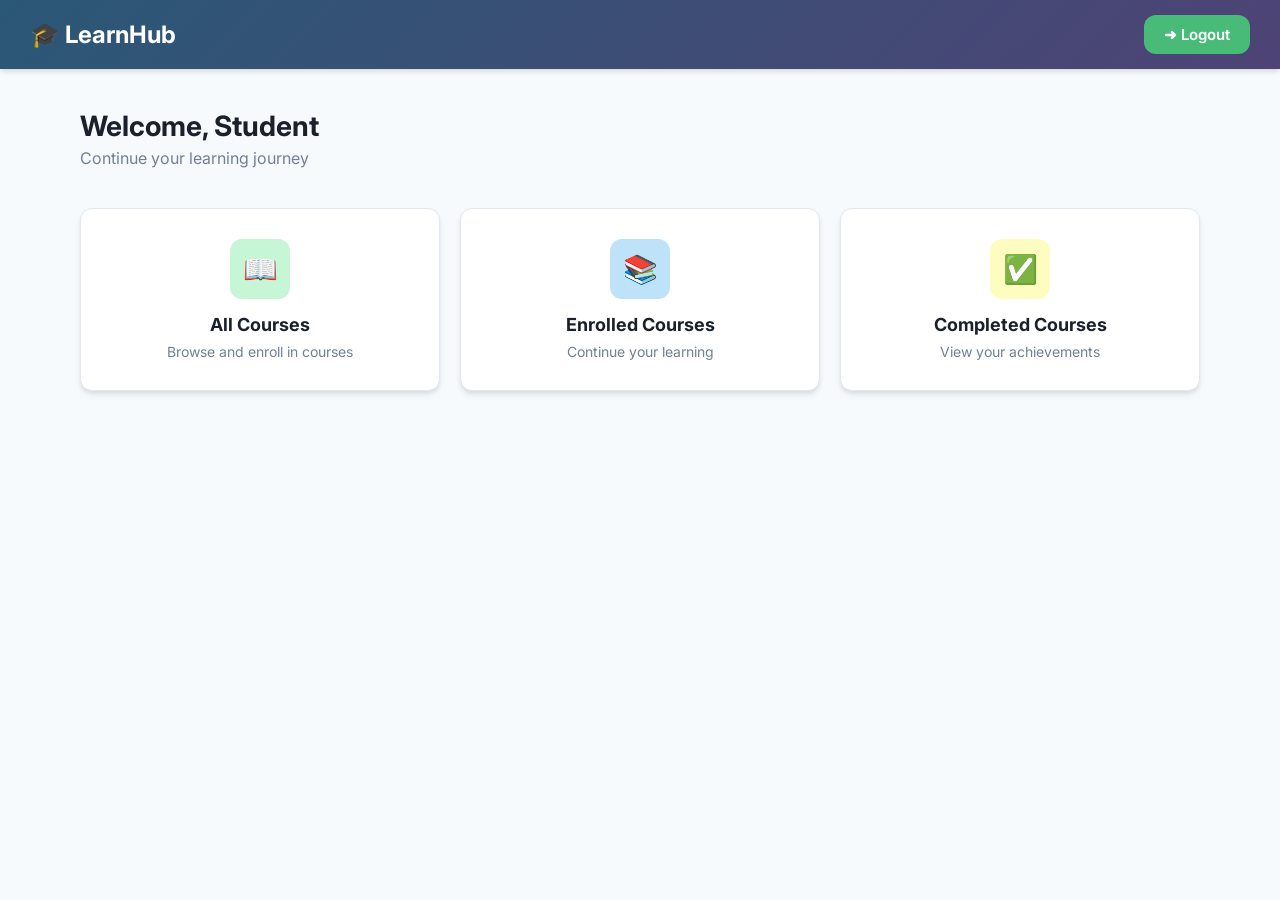
<file: target/classes/static/student-dashboard.html>
<!DOCTYPE html>
<html lang="en">
<head>
    <meta charset="UTF-8">
    <meta name="viewport" content="width=device-width, initial-scale=1.0">
    <title>Student Dashboard - LearnHub</title>
    <link rel="stylesheet" href="css/main.css">
    <link rel="stylesheet" href="css/course.css">
</head>
<body class="dashboard-container">
    
    <div class="topbar" id="mainTopbar">
        <div class="topbar-brand">
            🎓 LearnHub
        </div>
        <button class="btn-logout" onclick="window.location.href='index.html'">
            ➜ Logout
        </button>
    </div>

    <div class="viewer-topbar" id="subViewTopbar" style="display:none;">
        <button class="back-btn" onclick="showHome()">&larr;</button>
        <span id="subViewTitle">View Name</span>
    </div>

    <div class="main-content">
        <!-- Dashboard Home Grid -->
        <div id="homeView">
            <div style="margin-bottom: 40px;">
                <h1 id="welcomeUserText" style="font-size: 28px; margin-bottom: 5px;">Welcome, Student</h1>
                <p style="color: var(--text-muted); font-size: 16px;">Continue your learning journey</p>
            </div>

            <div class="grid-cards" style="margin-bottom: 40px;">
                <div class="dashboard-card" onclick="showTab('all-courses', 'All Courses')">
                    <div class="card-icon" style="background:#C6F6D5;">📖</div>
                    <h3>All Courses</h3>
                    <p>Browse and enroll in courses</p>
                </div>
                
                <div class="dashboard-card" onclick="showTab('enrolled-courses', 'Enrolled Courses')">
                    <div class="card-icon" style="background:#BEE3F8; color:#2B6CB0;">📚</div>
                    <h3>Enrolled Courses</h3>
                    <p>Continue your learning</p>
                </div>
                
                <div class="dashboard-card" onclick="showTab('completed-courses', 'Completed Courses')">
                    <div class="card-icon" style="background:#FEFCBF; color:#B7791F;">✅</div>
                    <h3>Completed Courses</h3>
                    <p>View your achievements</p>
                </div>
            </div>
        </div>

        <!-- Content Area -->
        <div id="all-courses" class="tab-content" style="display: none; max-width: 800px; margin: 0 auto;">
            <div style="display: flex; justify-content: flex-end; margin-bottom: 20px;">
                <div class="search-wrapper">
                    <input type="text" id="courseSearch" class="search-bar" placeholder="Search" onkeyup="searchCourses(event)">
                    <div class="search-icon">
                        <svg viewBox="0 0 24 24" fill="none" stroke="currentColor" stroke-width="2" stroke-linecap="round" stroke-linejoin="round"><circle cx="11" cy="11" r="8"></circle><line x1="21" y1="21" x2="16.65" y2="16.65"></line></svg>
                    </div>
                </div>
            </div>
            <div id="allCoursesList"></div>
        </div>

        <div id="enrolled-courses" class="tab-content" style="display: none; max-width: 800px; margin: 0 auto;">
            <div id="enrolledCoursesList"></div>
        </div>

        <div id="completed-courses" class="tab-content" style="display: none; max-width: 800px; margin: 0 auto;">
            <div id="completedCoursesList"></div>
        </div>
    </div>

    <!-- Course Details Viewer Section (Image 1) -->
    <div id="course-details-view" class="tab-content" style="display: none; max-width: 900px; margin: 0 auto; background: #fff; padding:50px; border-radius: 8px; border:1px solid #CBD5E0;">
        <h1 id="cdTitle" style="font-size: 32px; margin-bottom: 15px;">Software Testing</h1>
        <p id="cdDesc" style="color:#2D3748; font-size: 16px; margin-bottom: 30px; line-height:1.6;">Description placeholder</p>
        
        <div style="display:flex; gap:40px; font-size:20px; margin-bottom:40px; align-items:center;">
            <span id="cdTime" style="display:flex; align-items:center; gap:8px;"><svg width="24" height="24" viewBox="0 0 24 24" fill="none" stroke="currentColor" stroke-width="2"><circle cx="12" cy="12" r="10"/><polyline points="12 6 12 12 16 14"/></svg> 30h</span>
            <span id="cdSecs">3 sections</span>
            <span id="cdAsses">Assessment</span>
        </div>

        <h3 style="font-size:26px; margin-bottom:20px; font-weight:700;">Course Sections</h3>
        <div id="cdSectionsList" style="margin-bottom:40px;"></div>

        <div style="text-align: center; margin-top: 50px;">
            <button class="btn-primary" style="background: linear-gradient(to right, #2B6CB0, #48BB78); width:auto; padding: 15px 50px; font-size:18px; border-radius: 12px; font-weight:600;" id="enrollBtn" onclick="enrollCourse()">Enroll in this Course</button>
        </div>
    </div>

    <script src="js/student.js"></script>
</body>
</html>
</file>
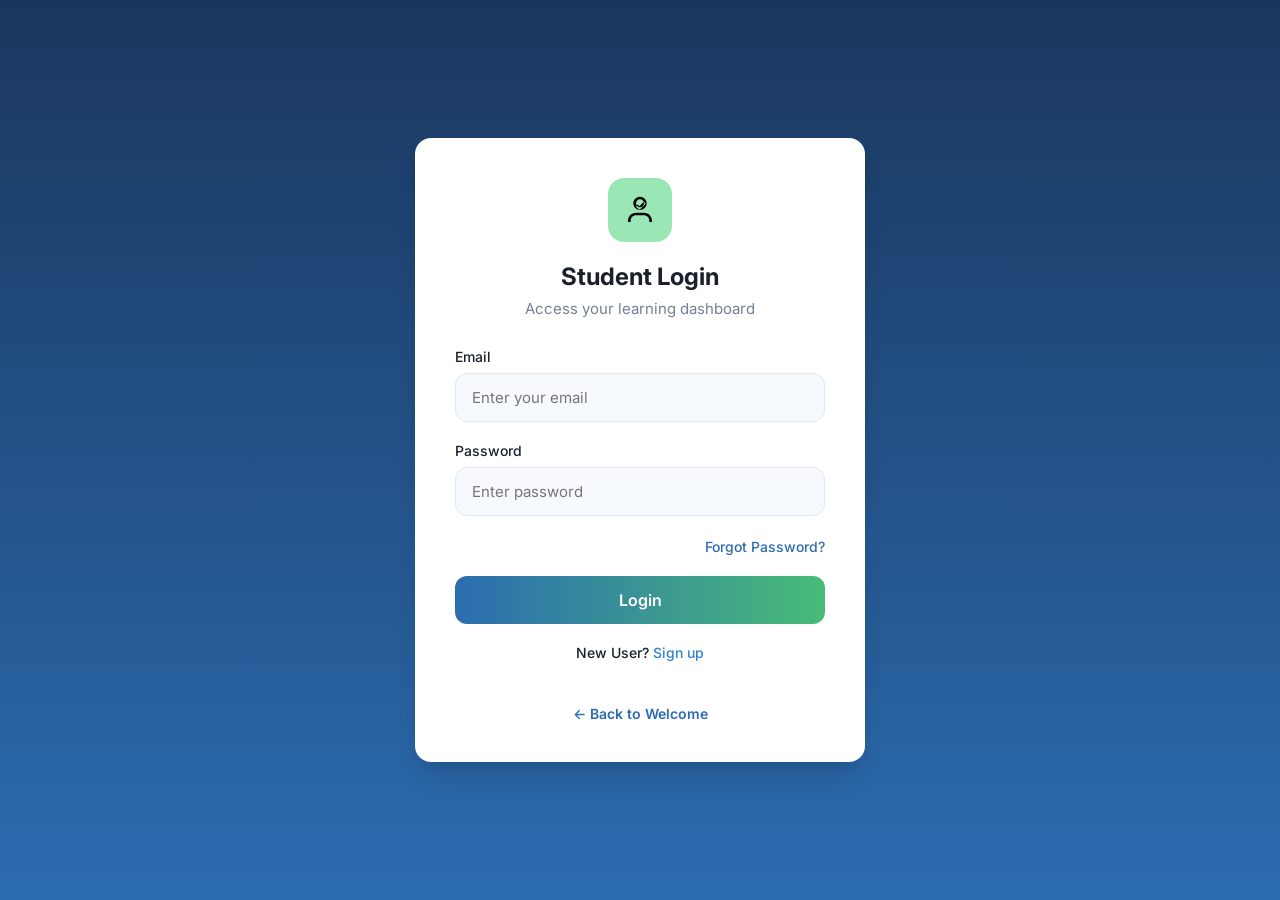
<file: target/classes/static/student-login.html>
<!DOCTYPE html>
<html lang="en">
<head>
    <meta charset="UTF-8">
    <meta name="viewport" content="width=device-width, initial-scale=1.0">
    <title>Student Login - LearnHub</title>
    <link rel="stylesheet" href="css/main.css">
    <style>
        .auth-icon-green {
            background: #9AE6B4;
            color: #000;
        }
        .signup-link {
            font-size: 14px;
            font-weight: 500;
            margin-top: 20px;
        }
        .signup-link a {
            color: #3182CE;
            text-decoration: none;
        }
    </style>
</head>
<body>
    <div class="auth-container">
        <div class="auth-card">
            <div class="auth-icon auth-icon-green">
                <svg width="32" height="32" fill="currentColor" viewBox="0 0 24 24">
                    <path d="M12 2C9.243 2 7 4.243 7 7s2.243 5 5 5 5-2.243 5-5-2.243-5-5-5zm0 8c-1.654 0-3-1.346-3-3s1.346-3 3-3 3 1.346 3 3-1.346 3-3 3zm9 11v-1c0-3.309-2.691-6-6-6h-6c-3.309 0-6 2.691-6 6v1h2v-1c0-2.206 1.794-4 4-4h6c2.206 0 4 1.794 4 4v1h2zm-4.707-13.707l-4 4a.999.999 0 01-1.414 0l-2-2 1.414-1.414 1.293 1.293 3.293-3.293 1.414 1.414z" />
                </svg>
            </div>
            <h2>Student Login</h2>
            <p class="subtitle">Access your learning dashboard</p>
            
            <form id="studentLoginForm">
                <div class="input-group">
                    <label for="email">Email</label>
                    <input type="email" id="email" placeholder="Enter your email" required>
                </div>
                
                <div class="input-group">
                    <label for="password">Password</label>
                    <input type="password" id="password" placeholder="Enter password" required>
                </div>
                
                <div class="auth-link-right">
                    <a href="student-reset.html">Forgot Password?</a>
                </div>
                
                <button type="button" onclick="loginStudent()" class="btn-primary" style="background: linear-gradient(to right, #2B6CB0, #48BB78);">Login</button>
            </form>
            
            <div class="signup-link">
                New User? <a href="student-register.html">Sign up</a>
            </div>
            
            <div class="auth-card-footer">
                <a href="index.html" class="back-link">&larr; Back to Welcome</a>
            </div>
        </div>
    </div>
    
   <script>
const API_URL = window.location.port === '5500' 
    ? 'http://localhost:8081/api'  // Local development with Live Server
    : '/api';  // Production (same server)

async function loginStudent() {
    const email = document.getElementById('email').value;
    const password = document.getElementById('password').value;

    const res = await fetch(API_URL + '/auth/login', {
        method: 'POST',
        headers: { 'Content-Type': 'application/json' },
        body: JSON.stringify({ email, password })
    });

    if (!res.ok) {
        alert("Invalid credentials");
        return;
    }

    const data = await res.json();

    // Save user info for later use
    localStorage.setItem('userId', data.userId);
    localStorage.setItem('role', data.role);
    localStorage.setItem('userName', data.name);

    window.location.href = 'student-dashboard.html';
}
</script>
</body>
</html>
</file>
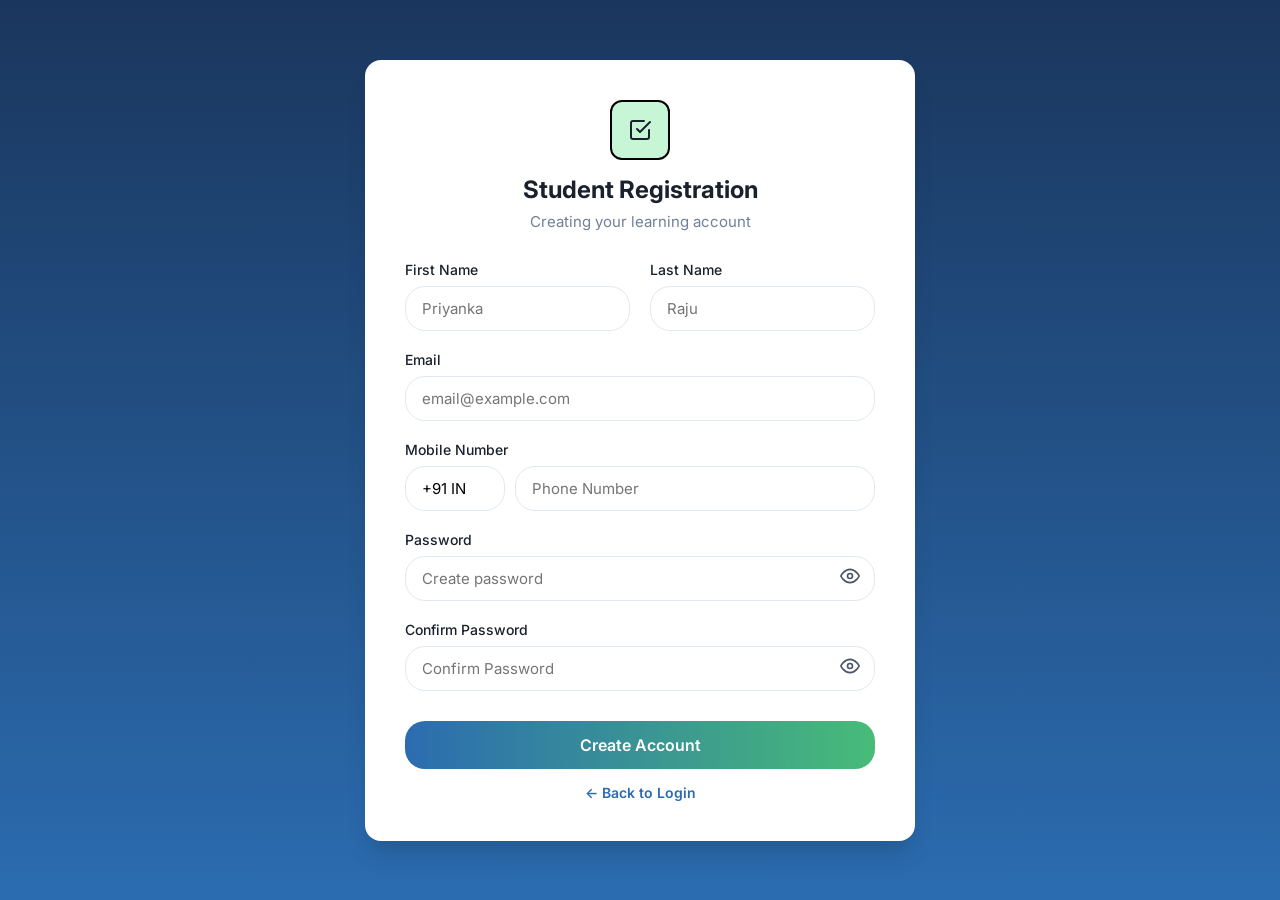
<file: target/classes/static/student-register.html>
<!DOCTYPE html>
<html lang="en">
<head>
    <meta charset="UTF-8">
    <meta name="viewport" content="width=device-width, initial-scale=1.0">
    <title>Student Registration - LearnHub</title>
    <link rel="stylesheet" href="css/main.css">
    <style>
        .auth-card {
            max-width: 550px;
            padding: 40px;
        }
        .form-row {
            display: flex;
            gap: 20px;
        }
        .form-row .input-group {
            flex: 1;
        }
        /* Mobile Input Split Styling */
        .mobile-input-wrapper {
            display: flex;
            gap: 10px;
        }
        .mobile-input-wrapper select {
            width: 100px;
            appearance: none;
            background: #fff url('data:image/svg+xml;utf8,<svg width="12" height="8" viewBox="0 0 12 8" fill="none" xmlns="http://www.w3.org/2000/svg"><path d="M1 1.5L6 6.5L11 1.5" stroke="black" stroke-width="2" stroke-linecap="round" stroke-linejoin="round"/></svg>') no-repeat right 12px center;
        }
        .mobile-input-wrapper input {
            flex: 1;
        }
        /* Password Eye Icon Wrapper */
        .password-wrapper {
            position: relative;
        }
        .password-wrapper input {
            padding-right: 40px;
        }
        .password-wrapper .eye-icon {
            position: absolute;
            right: 15px;
            top: 50%;
            transform: translateY(-50%);
            cursor: pointer;
            color: #4A5568;
        }
        /* Overrides */
        .input-group input, .input-group select {
            background: #fff;
            border-radius: 20px;
            padding: 12px 16px;
        }
        .btn-gradient {
            background: linear-gradient(to right, #2B6CB0, #48BB78);
            border-radius: 20px;
            margin-top: 10px;
        }
        .auth-icon-square {
            background: #C6F6D5;
            width: 60px;
            height: 60px;
            border-radius: 12px;
            margin: 0 auto 15px;
            display: flex;
            align-items: center;
            justify-content: center;
            border: 2px solid #000;
        }
        .auth-icon-square svg {
            width: 24px;
            height: 24px;
        }
    </style>
</head>
<body>
    <div class="auth-container">
        <div class="auth-card">
            
            <div class="auth-icon-square">
                <!-- Checklist icon -->
                <svg viewBox="0 0 24 24" fill="none" stroke="currentColor" stroke-width="2" stroke-linecap="round" stroke-linejoin="round">
                    <path d="M9 11l3 3L22 4"></path>
                    <path d="M21 12v7a2 2 0 0 1-2 2H5a2 2 0 0 1-2-2V5a2 2 0 0 1 2-2h11"></path>
                </svg>
            </div>
            
            <h2>Student Registration</h2>
            <p class="subtitle">Creating your learning account</p>
            
            <form id="registerForm">
                <div class="form-row">
                    <div class="input-group">
                        <label>First Name</label>
                        <input type="text" id="fn" placeholder="Priyanka" pattern="[A-Za-z]{2,32}" required>
                    </div>
                    <div class="input-group">
                        <label>Last Name</label>
                        <input type="text" id="ln" placeholder="Raju" pattern="[A-Za-z]{2,32}" required>
                    </div>
                </div>
                
                <div class="input-group">
                    <label>Email</label>
                    <input type="email" id="email" placeholder="email@example.com" required>
                </div>
                
                <div class="input-group">
                    <label>Mobile Number</label>
                    <div class="mobile-input-wrapper">
                        <select id="countryCode">
                            <option value="+91">+91 IN</option>
                            <option value="+1">+1 US</option>
                        </select>
                        <input type="text" id="mobile" placeholder="Phone Number" required>
                    </div>
                </div>
                
                <div class="input-group">
                    <label>Password</label>
                    <div class="password-wrapper">
                        <input type="password" id="pwd" placeholder="Create password" required>
                        <div class="eye-icon" onclick="togglePassword('pwd')">
                            <!-- Eye icon svg -->
                            <svg width="20" height="20" viewBox="0 0 24 24" fill="none" stroke="currentColor" stroke-width="2" stroke-linecap="round" stroke-linejoin="round"><path d="M1 12s4-8 11-8 11 8 11 8-4 8-11 8-11-8-11-8z"></path><circle cx="12" cy="12" r="3"></circle></svg>
                        </div>
                    </div>
                </div>
                
                <div class="input-group">
                    <label>Confirm Password</label>
                    <div class="password-wrapper">
                        <input type="password" id="cpwd" placeholder="Confirm Password" required>
                        <div class="eye-icon" onclick="togglePassword('cpwd')">
                            <svg width="20" height="20" viewBox="0 0 24 24" fill="none" stroke="currentColor" stroke-width="2" stroke-linecap="round" stroke-linejoin="round"><path d="M1 12s4-8 11-8 11 8 11 8-4 8-11 8-11-8-11-8z"></path><circle cx="12" cy="12" r="3"></circle></svg>
                        </div>
                    </div>
                </div>
                
                <button type="submit" class="btn-primary btn-gradient">Create Account</button>
            </form>
            
            <div class="auth-card-footer" style="text-align: center; margin-top: 15px;">
                <a href="student-login.html" class="back-link" style="margin-top: 0;">&larr; Back to Login</a>
            </div>
        </div>
    </div>
    
    <script>
const API_URL = window.location.port === '5500'
    ? 'http://localhost:8081/api'  // Local development with Live Server
    : '/api';  // Production (same server)

async function togglePassword(id) {
    const el = document.getElementById(id);
    el.type = el.type === 'password' ? 'text' : 'password';
}

document.getElementById('registerForm').addEventListener('submit', async function(e) {
    e.preventDefault();

    const pwd = document.getElementById('pwd').value;
    const cpwd = document.getElementById('cpwd').value;

    if (pwd !== cpwd) {
        alert("Passwords do not match!");
        return;
    }

    const studentData = {
        firstName: document.getElementById('fn').value,
        lastName: document.getElementById('ln').value,
        email: document.getElementById('email').value,
        mobile: document.getElementById('mobile').value,
        password: pwd
    };

    const res = await fetch(API_URL + '/auth/register', {
        method: 'POST',
        headers: { 'Content-Type': 'application/json' },
        body: JSON.stringify(studentData)
    });

    if (!res.ok) {
        const err = await res.json();
        alert("Signup failed: " + (err.message || "Error"));
        return;
    }

    alert("Account created successfully!");
    window.location.href = 'student-login.html';
});
</script>
</body>
</html>
</file>
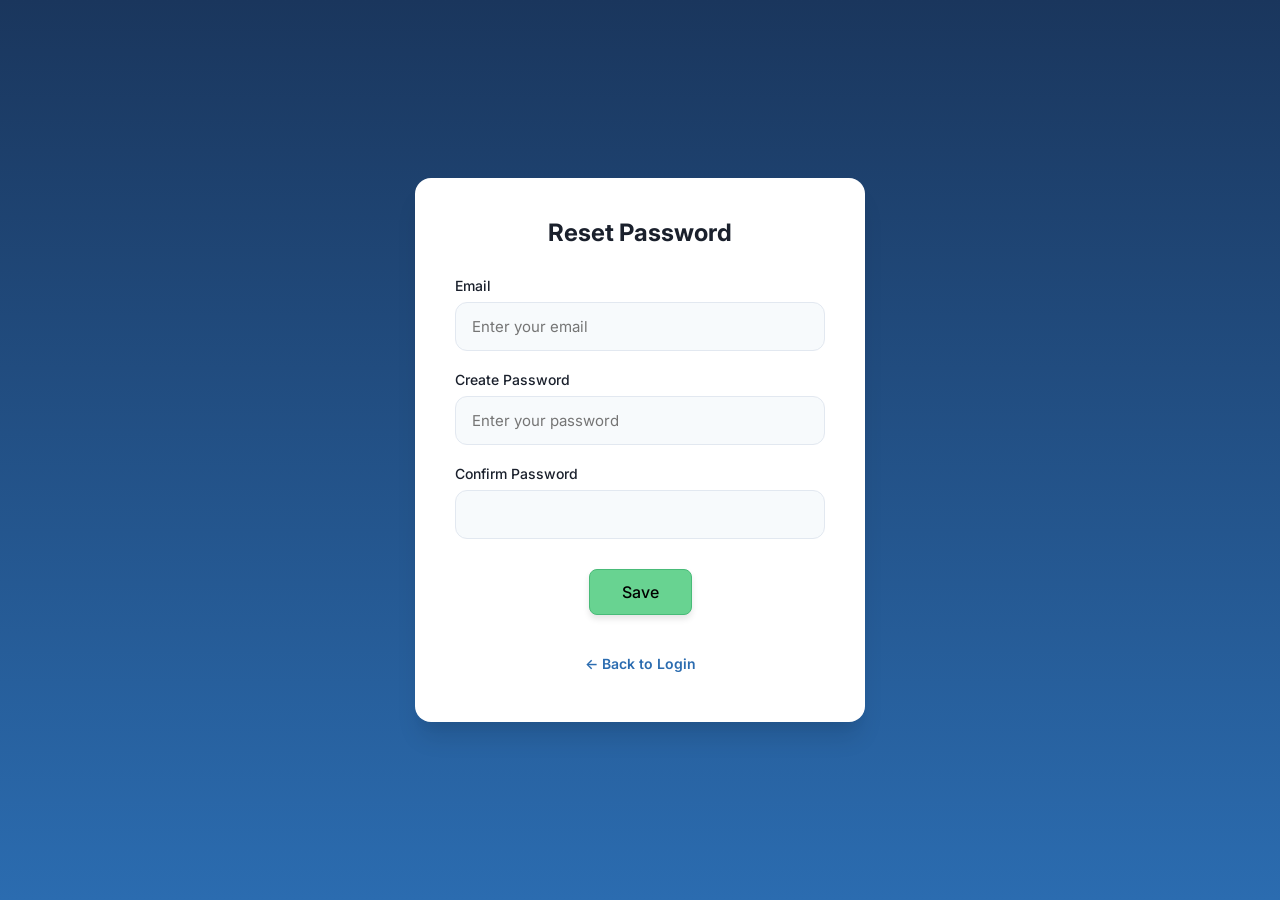
<file: target/classes/static/student-reset.html>
<!DOCTYPE html>
<html lang="en">
<head>
    <meta charset="UTF-8">
    <meta name="viewport" content="width=device-width, initial-scale=1.0">
    <title>Reset Password - LearnHub</title>
    <link rel="stylesheet" href="css/main.css">
    <style>
        .btn-center {
            display: flex;
            justify-content: center;
            margin-top: 30px;
        }
        .btn-save {
            background: #68D391; /* Light green to match the image exactly */
            color: black;
            border: 1px solid #48BB78;
            padding: 12px 32px;
            border-radius: 8px;
            font-size: 16px;
            font-weight: 500;
            cursor: pointer;
            box-shadow: 0 4px 6px rgba(0,0,0,0.1);
        }
    </style>
</head>
<body>
    <div class="auth-container">
        <div class="auth-card" style="padding-bottom: 50px;">
            <h2 style="margin-bottom: 30px;">Reset Password</h2>
            
            <form id="resetForm">
                <div class="input-group">
                    <label>Email</label>
                    <input type="email" id="email" placeholder="Enter your email" required>
                </div>
                
                <div class="input-group">
                    <label>Create Password</label>
                    <input type="password" id="newPassword" placeholder="Enter your password" required>
                </div>
                
                <div class="input-group">
                    <label>Confirm Password</label>
                    <input type="password" id="confirmPassword" required>
                </div>
                
                <div class="btn-center">
                    <button type="submit" class="btn-save">Save</button>
                </div>
            </form>
            
            <div class="auth-card-footer" style="margin-top: 20px;">
                 <a href="student-login.html" class="back-link">&larr; Back to Login</a>
            </div>
        </div>
    </div>
    
    <script>
        document.getElementById('resetForm').addEventListener('submit', function(e) {
            e.preventDefault();
            const pwd = document.getElementById('newPassword').value;
            const confirm = document.getElementById('confirmPassword').value;
            
            if (pwd !== confirm) {
                alert("Passwords do not match!");
                return;
            }
            alert("Password changed successfully");
            window.location.href = 'student-login.html';
        });
    </script>
</body>
</html>
</file>
<file: target/classes/static/css/main.css>
@import url('https://fonts.googleapis.com/css2?family=Inter:wght@300;400;500;600;700&display=swap');

:root {
    --primary-gradient: linear-gradient(135deg, #2b5876 0%, #4e4376 100%);
    --bg-gradient: linear-gradient(180deg, #1A365D 0%, #2B6CB0 100%);
    --btn-gradient: linear-gradient(to right, #3182CE, #48BB78);
    --btn-hover-gradient: linear-gradient(to right, #2C5282, #38A169);
    --btn-green: linear-gradient(to right, #68D391, #48BB78);
    --btn-danger: linear-gradient(to right, #FC8181, #E53E3E);
    --surface: #ffffff;
    --text-main: #1A202C;
    --text-muted: #718096;
    --border-color: #E2E8F0;
    --border-radius: 12px;
    --shadow-md: 0 4px 6px -1px rgba(0, 0, 0, 0.1), 0 2px 4px -1px rgba(0, 0, 0, 0.06);
    --shadow-lg: 0 10px 15px -3px rgba(0, 0, 0, 0.1), 0 4px 6px -2px rgba(0, 0, 0, 0.05);
    --shadow-xl: 0 20px 25px -5px rgba(0, 0, 0, 0.1), 0 10px 10px -5px rgba(0, 0, 0, 0.04);
}

* {
    margin: 0;
    padding: 0;
    box-sizing: border-box;
    font-family: 'Inter', sans-serif;
}

body {
    background: var(--bg-gradient);
    min-height: 100vh;
    color: var(--text-main);
}

/* Auth Cards */
.auth-container {
    display: flex;
    justify-content: center;
    align-items: center;
    min-height: 100vh;
    padding: 20px;
}

.auth-card {
    background: var(--surface);
    width: 100%;
    max-width: 450px;
    border-radius: 16px;
    padding: 40px;
    box-shadow: var(--shadow-xl);
    text-align: center;
    animation: slideUp 0.5s ease-out;
}

.auth-icon {
    width: 64px;
    height: 64px;
    margin: 0 auto 20px;
    background: #C6F6D5;
    border-radius: 16px;
    display: flex;
    align-items: center;
    justify-content: center;
    font-size: 32px;
    color: #2F855A;
}

.auth-card h2 {
    font-size: 24px;
    font-weight: 700;
    margin-bottom: 8px;
}

.auth-card p.subtitle {
    color: var(--text-muted);
    margin-bottom: 30px;
    font-size: 15px;
}

.input-group {
    text-align: left;
    margin-bottom: 20px;
}

.input-group label {
    display: block;
    margin-bottom: 8px;
    font-size: 14px;
    font-weight: 500;
}

.input-group input, .input-group select {
    width: 100%;
    padding: 14px 16px;
    border: 1px solid var(--border-color);
    border-radius: var(--border-radius);
    font-size: 15px;
    transition: border-color 0.3s, box-shadow 0.3s;
    background: #F7FAFC;
}

.input-group input:focus, .input-group select:focus {
    outline: none;
    border-color: #3182CE;
    box-shadow: 0 0 0 3px rgba(49, 130, 206, 0.2);
    background: #FFF;
}

.auth-link-right {
    text-align: right;
    margin-bottom: 20px;
}

.auth-link-right a {
    color: #2B6CB0;
    text-decoration: none;
    font-size: 14px;
    font-weight: 500;
}

.auth-link-right a:hover {
    text-decoration: underline;
}

.btn-primary {
    display: inline-block;
    width: 100%;
    padding: 14px 24px;
    background: var(--btn-gradient);
    color: white;
    border: none;
    border-radius: var(--border-radius);
    font-size: 16px;
    font-weight: 600;
    cursor: pointer;
    transition: transform 0.2s, box-shadow 0.2s, background 0.3s;
    text-align: center;
    text-decoration: none;
}

.btn-primary:hover {
    background: var(--btn-hover-gradient);
    transform: translateY(-2px);
    box-shadow: var(--shadow-lg);
}

.btn-green {
    background: var(--btn-green);
}

.btn-green:hover {
    background: #48BB78;
}

.auth-card-footer {
    margin-top: 24px;
    font-size: 14px;
    color: var(--text-main);
}

.auth-card-footer a {
    color: #2B6CB0;
    text-decoration: none;
    font-weight: 600;
}

.auth-card-footer a:hover {
    text-decoration: underline;
}

.back-link {
    display: inline-block;
    margin-top: 20px;
    color: var(--text-main);
    text-decoration: none;
    font-size: 14px;
    font-weight: 500;
}

.back-link:hover {
    text-decoration: underline;
}

/* Animations */
@keyframes slideUp {
    from { opacity: 0; transform: translateY(20px); }
    to { opacity: 1; transform: translateY(0); }
}

@keyframes fadeIn {
    from { opacity: 0; }
    to { opacity: 1; }
}

/* Layout Utilities for Dashboard */
.dashboard-container {
    background: #F7FAFC; /* Light gray background for content */
    min-height: 100vh;
}

.topbar {
    background: var(--primary-gradient);
    color: white;
    padding: 15px 30px;
    display: flex;
    justify-content: space-between;
    align-items: center;
    box-shadow: var(--shadow-md);
}

.topbar-brand {
    font-size: 24px;
    font-weight: 700;
    display: flex;
    align-items: center;
    gap: 12px;
}

.topbar .btn-logout {
    background: #48BB78;
    color: white;
    border: none;
    padding: 10px 20px;
    border-radius: var(--border-radius);
    font-weight: 600;
    cursor: pointer;
    font-size: 15px;
    display: flex;
    align-items: center;
    gap: 8px;
    transition: backround 0.3s, transform 0.2s;
}

.topbar .btn-logout:hover {
    background: #38A169;
    transform: translateY(-1px);
}

.main-content {
    padding: 40px;
    max-width: 1200px;
    margin: 0 auto;
}

/* Notifications */
.notification {
    position: fixed;
    bottom: 20px;
    right: 20px;
    padding: 15px 25px;
    border-radius: 8px;
    color: white;
    font-weight: 500;
    box-shadow: var(--shadow-lg);
    z-index: 1000;
    animation: fadeIn 0.3s;
    transition: opacity 0.5s;
    opacity: 0;
    pointer-events: none;
}
.notification.show {
    opacity: 1;
}
.notification.success { background: #48BB78; }
.notification.error { background: #E53E3E; }
</file>
<file: target/classes/static/css/dashboard.css>
.dashboard-layout {
    display: flex;
    min-height: calc(100vh - 60px);
}

.sidebar {
    width: 250px;
    background: var(--surface);
    box-shadow: var(--shadow-md);
    padding: 20px 0;
}

.nav-item {
    padding: 15px 25px;
    display: block;
    color: var(--text-main);
    text-decoration: none;
    font-weight: 500;
    transition: background 0.2s;
    cursor: pointer;
    border-left: 4px solid transparent;
}

.nav-item:hover, .nav-item.active {
    background: #EBF8FF;
    border-left-color: #3182CE;
    color: #3182CE;
}

.content-area {
    flex: 1;
    padding: 30px;
}

.content-section {
    display: none;
    background: var(--surface);
    border-radius: var(--border-radius);
    padding: 30px;
    box-shadow: var(--shadow-sm);
}

.content-section.active {
    display: block;
    animation: fadeIn 0.3s ease-in;
}

.page-title {
    font-size: 24px;
    font-weight: 700;
    margin-bottom: 25px;
    color: #2D3748;
}

/* Forms */
.form-card {
    background: #F7FAFC;
    padding: 25px;
    border-radius: 8px;
    border: 1px solid var(--border-color);
    margin-bottom: 25px;
}

.form-card h3 {
    margin-bottom: 15px;
    font-size: 18px;
    color: #2B6CB0;
}

/* Tables */
.data-table {
    width: 100%;
    border-collapse: collapse;
    margin-top: 20px;
}

.data-table th, .data-table td {
    padding: 12px 15px;
    text-align: left;
    border-bottom: 1px solid var(--border-color);
}

.data-table th {
    background: #EDF2F7;
    font-weight: 600;
}

.empty-state {
    text-align: center;
    padding: 40px;
    color: var(--text-muted);
}
</file>
<file: target/classes/static/css/course.css>
/* Course specific layout and PPT viewer styles */

.grid-cards {
    display: grid;
    grid-template-columns: repeat(auto-fit, minmax(250px, 1fr));
    gap: 20px;
}

.dashboard-card {
    background: var(--surface);
    border-radius: var(--border-radius);
    padding: 30px 20px;
    box-shadow: var(--shadow-md);
    text-align: center;
    cursor: pointer;
    transition: transform 0.2s, box-shadow 0.2s;
    border: 1px solid var(--border-color);
}

.dashboard-card:hover {
    transform: translateY(-5px);
    box-shadow: var(--shadow-lg);
    border-color: #3182CE;
}

.card-icon {
    width: 60px;
    height: 60px;
    margin: 0 auto 15px;
    border-radius: 12px;
    display: flex;
    align-items: center;
    justify-content: center;
    font-size: 28px;
    background: #C6F6D5;
    color: #2F855A;
}

.dashboard-card h3 {
    font-size: 18px;
    font-weight: 700;
    margin-bottom: 8px;
}

.dashboard-card p {
    color: var(--text-muted);
    font-size: 14px;
}

.search-wrapper {
    display: flex;
    align-items: center;
    border: 1px solid var(--btn-green);
    border-radius: 25px;
    background: #fff;
    overflow: hidden;
    width: 350px;
    box-shadow: var(--shadow-sm);
}

.search-wrapper .search-bar {
    width: 100%;
    padding: 12px 20px;
    border: none;
    font-size: 16px;
    background: transparent;
    margin-bottom: 0;
    box-shadow: none;
}

.search-wrapper .search-bar:focus {
    outline: none;
}

.search-wrapper .search-icon {
    background: #C6F6D5;
    padding: 12px 20px;
    display: flex;
    align-items: center;
    justify-content: center;
    cursor: pointer;
    border-top-right-radius: 25px;
    border-bottom-right-radius: 25px;
}
.search-wrapper .search-icon svg {
    width: 20px;
    height: 20px;
}

.course-item {
    background: #fff;
    padding: 25px;
    border-radius: 12px;
    box-shadow: var(--shadow-sm);
    margin-bottom: 20px;
    border: 1px solid var(--border-color);
}

.course-header {
    display: flex;
    align-items: center;
    gap: 15px;
    margin-bottom: 15px;
}

.course-header .icon {
    background: #C6F6D5;
    width: 50px;
    height: 50px;
    border-radius: 12px;
    display: flex;
    align-items: center;
    justify-content: center;
}

.course-header .icon svg {
    width: 30px;
    height: 30px;
    color: #2F855A;
}

.course-details-row {
    display: flex;
    gap: 20px;
    font-size: 14px;
    color: #4A5568;
    margin-top: 15px;
    font-weight: 600;
}

/* Progress bar */
.progress-container {
    margin-top: 20px;
}

.progress-track {
    background: #E2E8F0;
    height: 8px;
    border-radius: 4px;
    width: 100%;
    overflow: hidden;
}

.progress-fill {
    background: linear-gradient(to right, #63B3ED, #68D391);
    height: 100%;
    border-radius: 4px;
}

.progress-text {
    font-size: 13px;
    color: #4A5568;
    margin-top: 8px;
    font-weight: 600;
}

.completed-badge {
    display: inline-flex;
    align-items: center;
    gap: 8px;
    padding: 8px 16px;
    border: 1px solid #38A169;
    color: #38A169;
    border-radius: 4px;
    font-weight: 500;
    font-size: 14px;
    margin-top: 15px;
}

/* Course Player Viewer */
.viewer-topbar {
    background: var(--primary-gradient);
    color: white;
    padding: 15px 20px;
    display: flex;
    align-items: center;
    gap: 15px;
    font-size: 20px;
    font-weight: 600;
    box-shadow: var(--shadow-md);
}

.back-btn {
    background: none;
    border: none;
    color: white;
    font-size: 24px;
    cursor: pointer;
}

.section-list {
    max-width: 800px;
    margin: 40px auto;
}

.section-item {
    background: #fff;
    border: 1px solid var(--border-color);
    border-radius: 30px;
    padding: 20px 30px;
    margin-bottom: 20px;
    display: flex;
    align-items: center;
    gap: 20px;
    box-shadow: var(--shadow-sm);
    cursor: pointer;
    transition: background 0.2s;
}

.section-item:hover {
    background: #F7FAFC;
}

.section-item.locked {
    opacity: 0.6;
    cursor: not-allowed;
}

.section-item .play-icon {
    width: 40px;
    height: 40px;
    border-radius: 50%;
    border: 2px solid #2D3748;
    display: flex;
    align-items: center;
    justify-content: center;
    font-size: 18px;
}

.section-item .details h4 {
    font-size: 18px;
    font-weight: 600;
    margin-bottom: 4px;
}

.section-item .details p {
    font-size: 13px;
    color: var(--text-muted);
}

/* Assessment View */
.timer-box {
    background: #FED7D7;
    color: #C53030;
    padding: 10px 20px;
    border-radius: 8px;
    font-weight: 700;
    font-size: 18px;
    text-align: center;
    margin-bottom: 20px;
    display: inline-block;
}

.question-box {
    background: #fff;
    padding: 30px;
    border-radius: var(--border-radius);
    box-shadow: var(--shadow-md);
    margin-bottom: 20px;
}

.question-box h3 {
    margin-bottom: 20px;
    font-size: 18px;
}

.option-btn {
    display: block;
    width: 100%;
    text-align: left;
    padding: 15px 20px;
    border: 1px solid var(--border-color);
    background: #fff;
    border-radius: 8px;
    margin-bottom: 15px;
    font-size: 16px;
    cursor: pointer;
    transition: background 0.2s;
}

.option-btn.selected {
    background: #EBF8FF;
    border-color: #3182CE;
}

/* Single PPT Viewer slide */
.ppt-viewer {
    background: #fff;
    border: 1px solid var(--border-color);
    border-radius: 8px;
    height: 500px;
    display: flex;
    flex-direction: column;
    align-items: center;
    justify-content: center;
    box-shadow: var(--shadow-md);
    margin: 40px auto;
    max-width: 800px;
    position: relative;
}

.ppt-nav {
    display: flex;
    justify-content: center;
    gap: 20px;
    margin-top: 20px;
}

.nav-arrow {
    background: #1A202C;
    color: white;
    width: 40px;
    height: 40px;
    border-radius: 50%;
    display: flex;
    align-items: center;
    justify-content: center;
    font-size: 20px;
    cursor: pointer;
    border: none;
}
</file>
